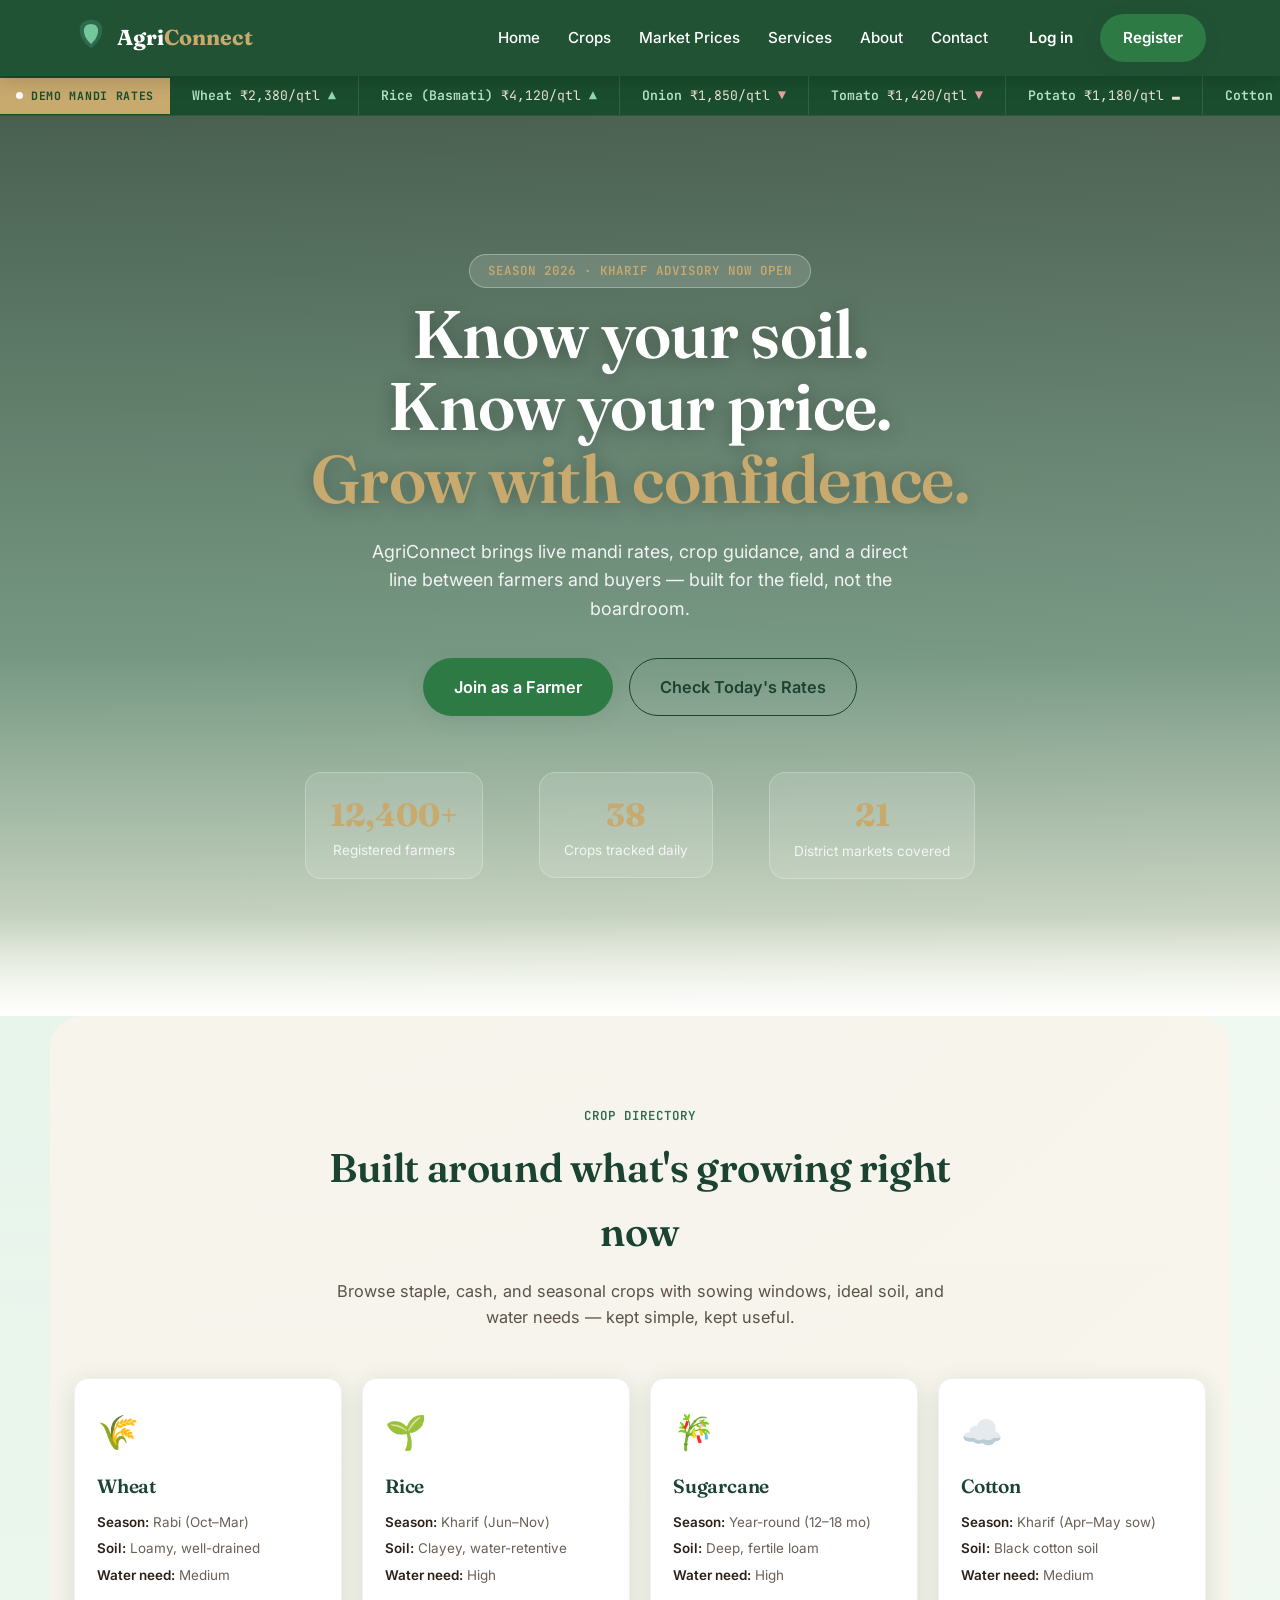
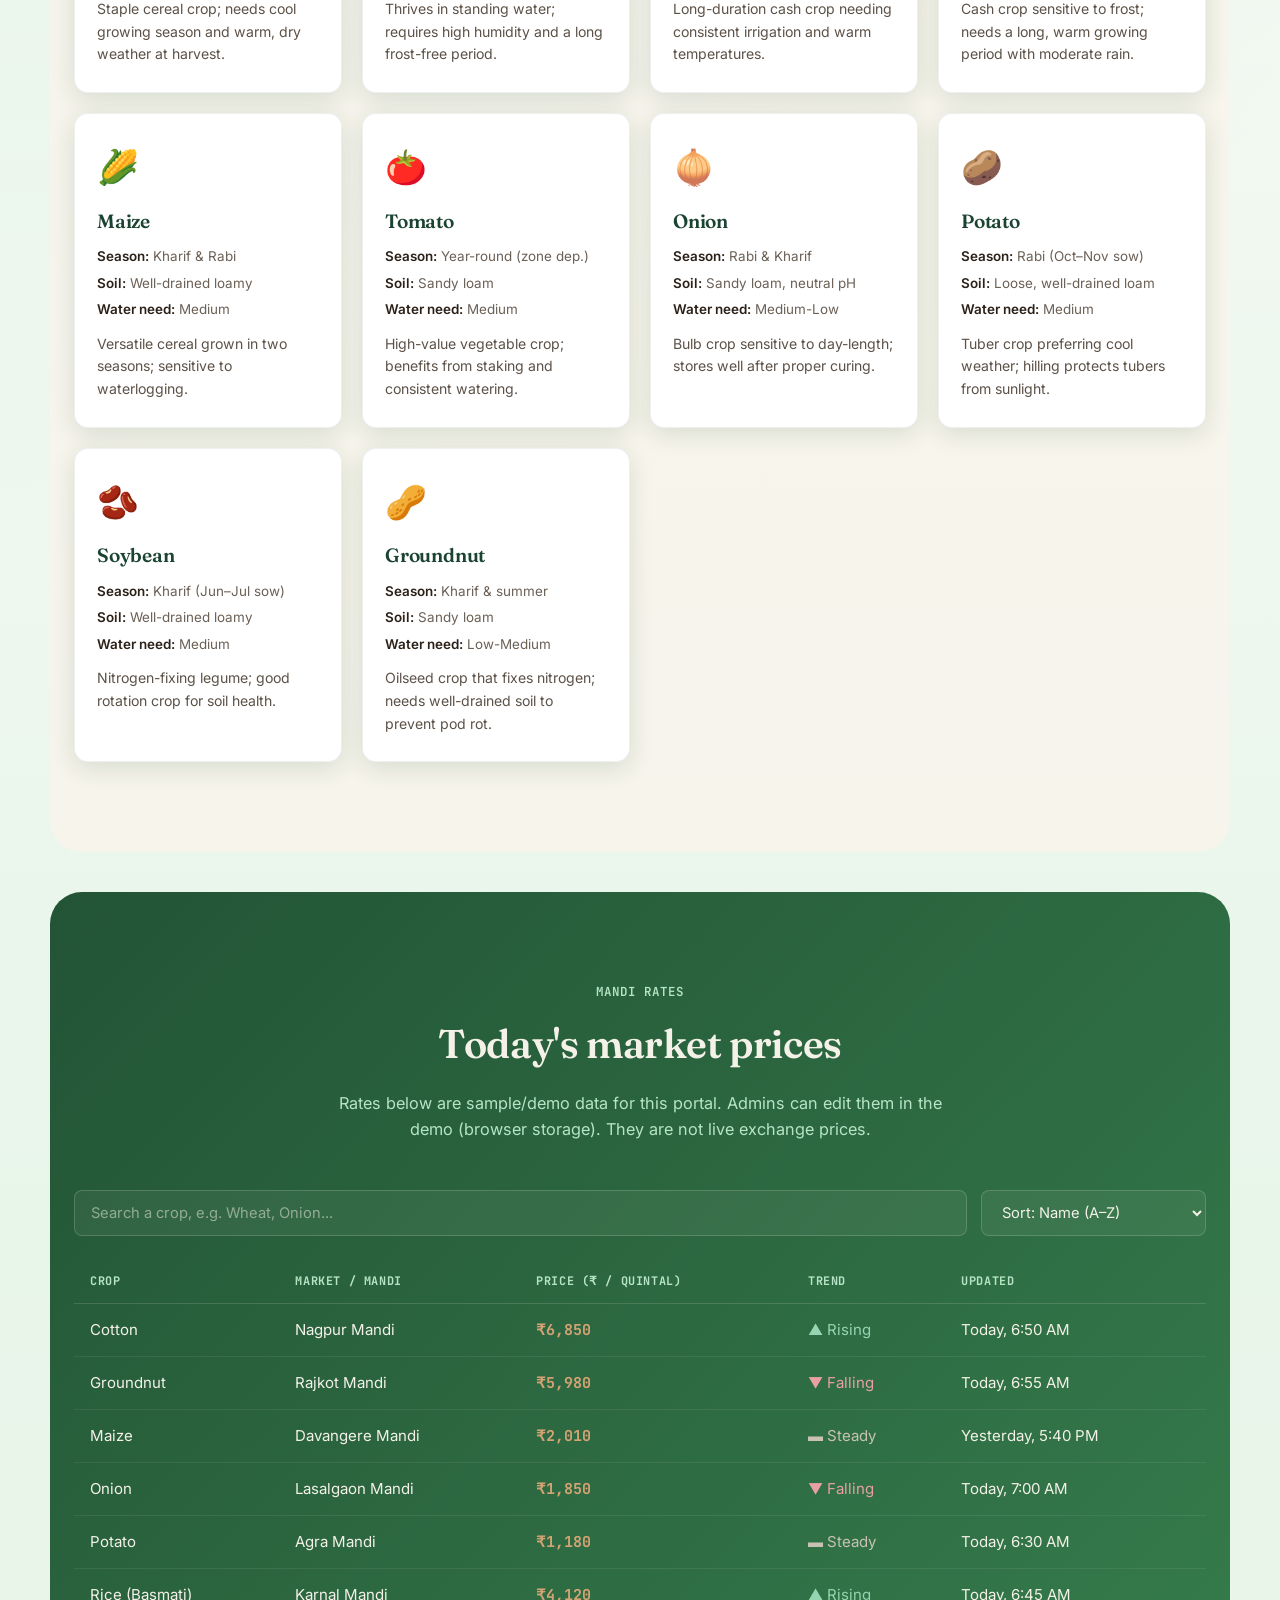
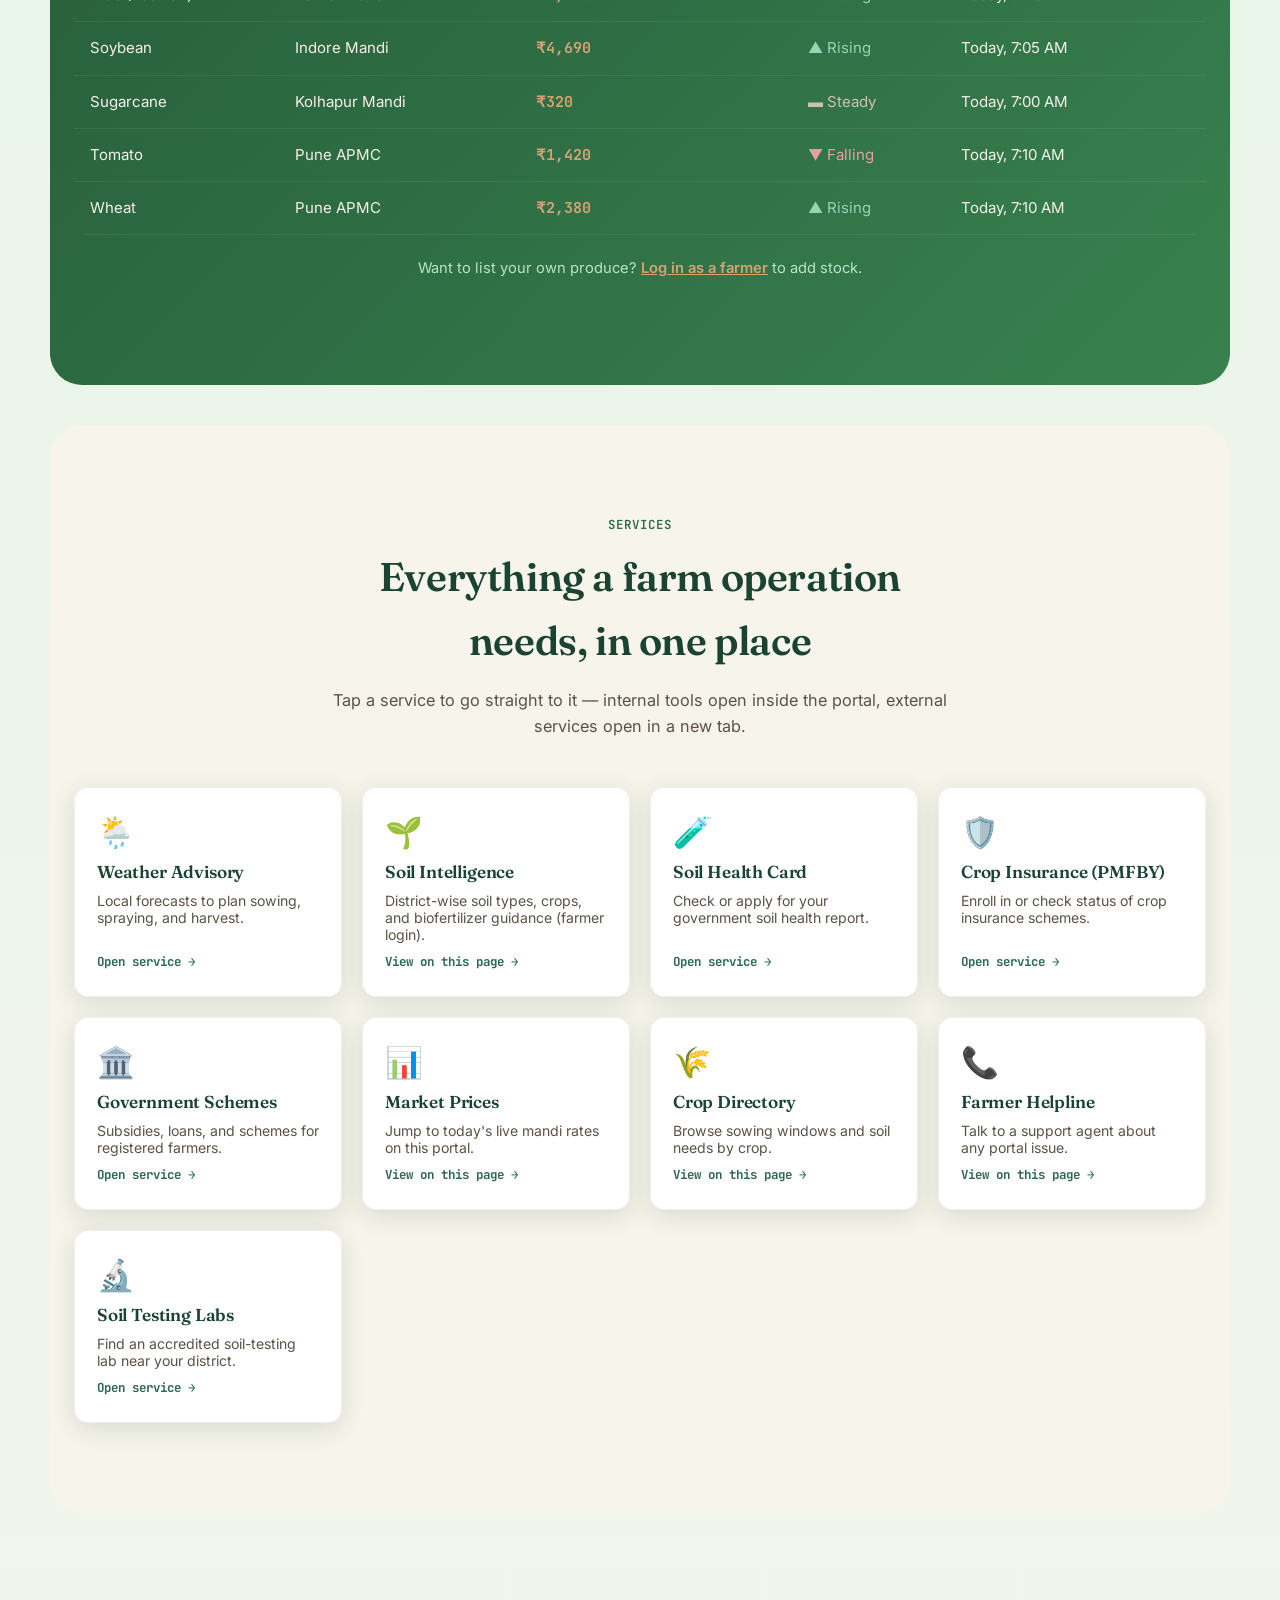
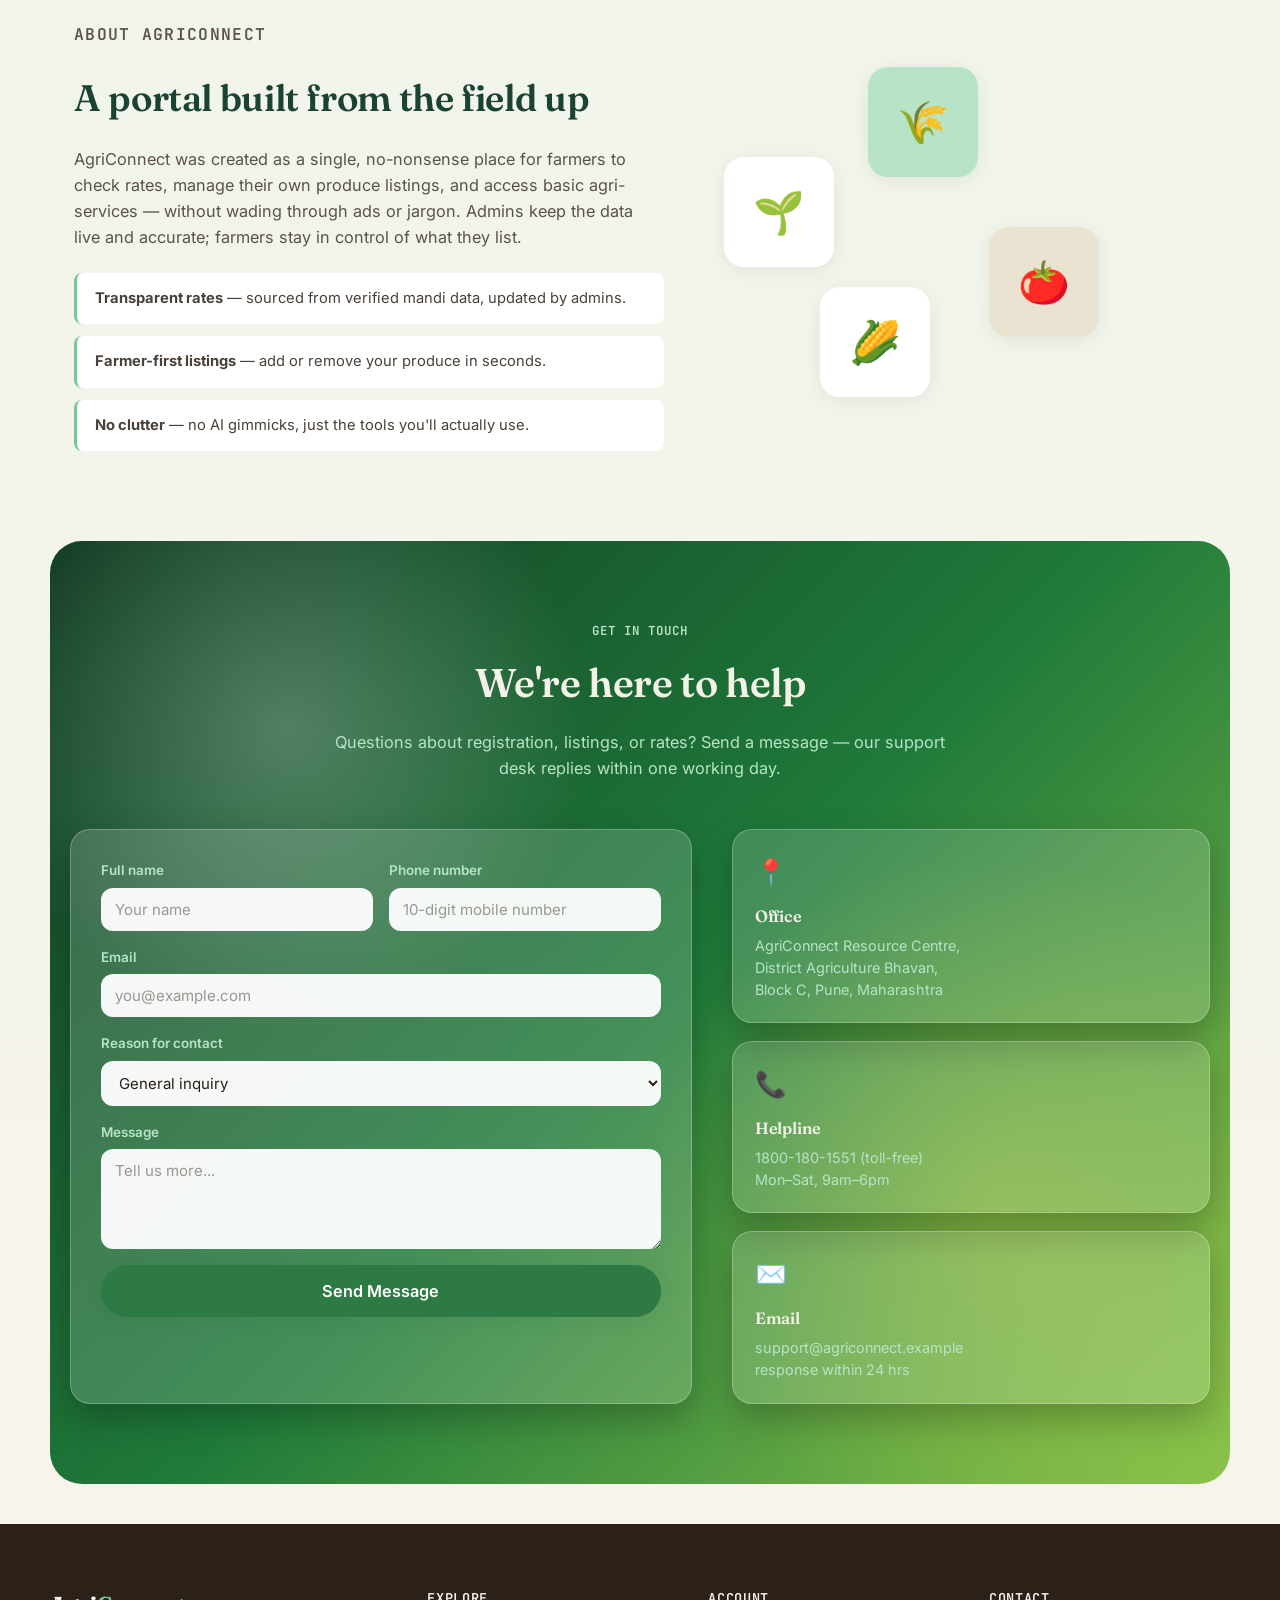
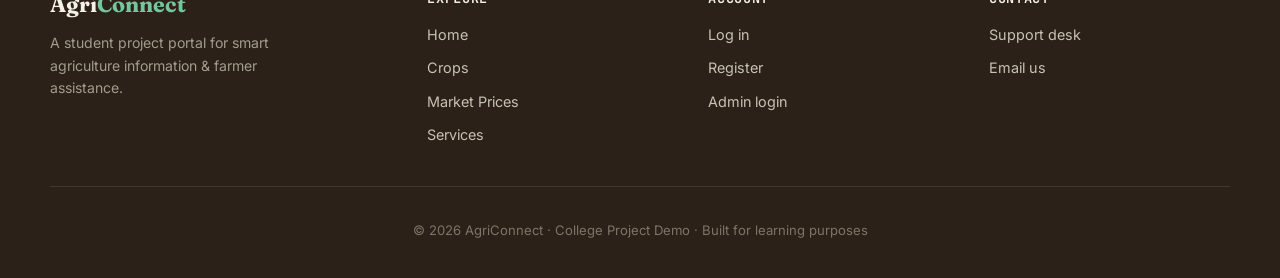
<file: index.html>
<!DOCTYPE html>
<html lang="en">
<head>
<meta charset="UTF-8">
<meta name="viewport" content="width=device-width, initial-scale=1.0, viewport-fit=cover">
<meta name="theme-color" content="#1B4332">
<link rel="manifest" href="manifest.json">
<link rel="icon" href="assets/icons/icon-192.png" type="image/png">
<title>AgriConnect — Smart Agriculture Portal</title>
<link rel="preconnect" href="https://fonts.googleapis.com">
<link href="https://fonts.googleapis.com/css2?family=Fraunces:opsz,wght@9..144,300..900&family=Inter:wght@400;500;600;700&family=JetBrains+Mono:wght@500;700&display=swap" rel="stylesheet">
<link rel="stylesheet" href="style.css">
<link rel="stylesheet" href="agri-portal-background.css">
</head>
<body>

<!-- ============ NAV ============ -->
<header class="site-header" id="top">
  <div class="nav-wrap">
    <a href="index.html" class="brand">
      <span class="brand-mark" aria-hidden="true">
        <svg viewBox="0 0 48 48" width="34" height="34"><path d="M24 44C24 44 8 34 8 18C8 10 14 4 24 4C34 4 40 10 40 18C40 34 24 44 24 44Z" fill="#2D6A4F"/><path d="M24 38C24 38 14 30 14 19C14 14 18 10 24 10C30 10 34 14 34 19C34 30 24 38 24 38Z" fill="#74C69D"/></svg>
      </span>
      <span class="brand-text">Agri<em>Connect</em></span>
    </a>

    <nav class="main-nav" id="mainNav">
      <a href="#home">Home</a>
      <a href="#crops">Crops</a>
      <a href="#market">Market Prices</a>
      <a href="#services">Services</a>
      <a href="#about">About</a>
      <a href="#contact">Contact</a>
    </nav>

    <div class="nav-actions">
      <a href="login.html" class="btn btn-ghost">Log in</a>
      <a href="register.html" class="btn btn-primary">Register</a>
    </div>

    <button class="nav-toggle" id="navToggle" aria-label="Toggle menu" aria-expanded="false">
      <span></span><span></span><span></span>
    </button>
  </div>
</header>

<!-- ============ TICKER ============ -->
<div class="ticker" aria-label="Live market price ticker">
  <div class="ticker-label">
    <span class="dot"></span> DEMO MANDI RATES
  </div>
  <div class="ticker-track-wrap">
    <div class="ticker-track" id="tickerTrack">
      <!-- duplicated in JS for seamless loop -->
    </div>
  </div>
</div>

<!-- ============ HERO ============ -->
<section class="hero" id="home">
  <div class="hero-field" aria-hidden="true">
    <svg viewBox="0 0 1200 300" preserveAspectRatio="none" class="furrows">
      <path d="M0,300 Q300,200 600,260 T1200,220 L1200,300 Z" fill="#163b2c"/>
      <path d="M0,300 Q300,230 600,280 T1200,250 L1200,300 Z" fill="#1b4332"/>
      <path d="M0,300 Q300,260 600,295 T1200,275 L1200,300 Z" fill="#214a3c"/>
    </svg>
  </div>

  <div class="hero-inner">
    <p class="eyebrow">Season 2026 · Kharif advisory now open</p>
    <h1 class="hero-title">Know your soil.<br>Know your price.<br><span class="accent-underline">Grow with confidence.</span></h1>
    <p class="hero-sub">AgriConnect brings live mandi rates, crop guidance, and a direct line between farmers and buyers — built for the field, not the boardroom.</p>

    <div class="hero-ctas">
      <a href="register.html" class="btn btn-primary btn-lg">Join as a Farmer</a>
      <a href="#market" class="btn btn-outline btn-lg">Check Today's Rates</a>
    </div>

    <div class="hero-stats">
      <div class="stat">
        <span class="stat-num">12,400+</span>
        <span class="stat-label">Registered farmers</span>
      </div>
      <div class="stat">
        <span class="stat-num">38</span>
        <span class="stat-label">Crops tracked daily</span>
      </div>
      <div class="stat">
        <span class="stat-num">21</span>
        <span class="stat-label">District markets covered</span>
      </div>
    </div>
  </div>
</section>

<!-- ============ CROPS ============ -->
<section class="section crops" id="crops">
  <div class="section-head">
    <p class="eyebrow">Crop Directory</p>
    <h2>Built around what's growing right now</h2>
    <p class="section-sub">Browse staple, cash, and seasonal crops with sowing windows, ideal soil, and water needs — kept simple, kept useful.</p>
  </div>

  <div class="crop-grid" id="cropGrid">
    <!-- cards injected by JS from data, with a few rendered here for no-JS fallback -->
  </div>
</section>

<!-- ============ MARKET PRICES ============ -->
<section class="section market" id="market">
  <div class="section-head light">
    <p class="eyebrow">Mandi Rates</p>
    <h2>Today's market prices</h2>
    <p class="section-sub">Rates below are sample/demo data for this portal. Admins can edit them in the demo (browser storage). They are not live exchange prices.</p>
  </div>

  <div class="market-toolbar">
    <input type="text" id="marketSearch" placeholder="Search a crop, e.g. Wheat, Onion..." class="search-input">
    <select id="marketSort" class="sort-select">
      <option value="name">Sort: Name (A–Z)</option>
      <option value="high">Sort: Price (High to Low)</option>
      <option value="low">Sort: Price (Low to High)</option>
    </select>
  </div>

  <div class="table-wrap">
    <table class="market-table" id="marketTable">
      <thead>
        <tr>
          <th>Crop</th>
          <th>Market / Mandi</th>
          <th>Price (₹ / Quintal)</th>
          <th>Trend</th>
          <th>Updated</th>
        </tr>
      </thead>
      <tbody id="marketBody">
        <!-- rows injected by JS -->
      </tbody>
    </table>
  </div>
  <p class="market-note">Want to list your own produce? <a href="login.html?role=farmer">Log in as a farmer</a> to add stock.</p>
</section>

<!-- ============ SERVICES ============ -->
<section class="section services" id="services">
  <div class="section-head">
    <p class="eyebrow">Services</p>
    <h2>Everything a farm operation needs, in one place</h2>
    <p class="section-sub">Tap a service to go straight to it — internal tools open inside the portal, external services open in a new tab.</p>
  </div>

  <div class="service-grid" id="serviceGrid">
    <!-- injected by JS -->
  </div>
</section>

<!-- ============ ABOUT ============ -->
<section class="section about" id="about">
  <div class="about-grid">
    <div class="about-copy">
      <p class="eyebrow">About AgriConnect</p>
      <h2>A portal built from the field up</h2>
      <p>AgriConnect was created as a single, no-nonsense place for farmers to check rates, manage their own produce listings, and access basic agri-services — without wading through ads or jargon. Admins keep the data live and accurate; farmers stay in control of what they list.</p>
      <ul class="about-points">
        <li><strong>Transparent rates</strong> — sourced from verified mandi data, updated by admins.</li>
        <li><strong>Farmer-first listings</strong> — add or remove your produce in seconds.</li>
        <li><strong>No clutter</strong> — no AI gimmicks, just the tools you'll actually use.</li>
      </ul>
    </div>
    <div class="about-visual" aria-hidden="true">
      <div class="leaf-card card-1">🌾</div>
      <div class="leaf-card card-2">🌱</div>
      <div class="leaf-card card-3">🍅</div>
      <div class="leaf-card card-4">🌽</div>
    </div>
  </div>
</section>

<!-- ============ CONTACT ============ -->
<section class="section contact" id="contact">
  <div class="section-head light">
    <p class="eyebrow">Get in touch</p>
    <h2>We're here to help</h2>
    <p class="section-sub">Questions about registration, listings, or rates? Send a message — our support desk replies within one working day.</p>
  </div>

  <div class="contact-grid">
    <form class="contact-form" id="contactForm">
      <div class="form-row">
        <div class="field">
          <label for="cname">Full name</label>
          <input type="text" id="cname" name="name" required placeholder="Your name">
        </div>
        <div class="field">
          <label for="cphone">Phone number</label>
          <input type="tel" id="cphone" name="phone" required placeholder="10-digit mobile number">
        </div>
      </div>
      <div class="field">
        <label for="cemail">Email</label>
        <input type="email" id="cemail" name="email" required placeholder="you@example.com">
      </div>
      <div class="field">
        <label for="ctopic">Reason for contact</label>
        <select id="ctopic" name="topic">
          <option>General inquiry</option>
          <option>Help with registration</option>
          <option>Market price correction</option>
          <option>Report an issue</option>
        </select>
      </div>
      <div class="field">
        <label for="cmsg">Message</label>
        <textarea id="cmsg" name="message" rows="4" required placeholder="Tell us more..."></textarea>
      </div>
      <button type="submit" class="btn btn-primary btn-lg full-width">Send Message</button>
      <p class="form-success" id="formSuccess" hidden>✓ Thanks — your message has been noted. We'll reach out shortly.</p>
    </form>

    <div class="contact-info">
      <div class="info-card">
        <span class="info-icon">📍</span>
        <h3>Office</h3>
        <p>AgriConnect Resource Centre,<br>District Agriculture Bhavan,<br>Block C, Pune, Maharashtra</p>
      </div>
      <div class="info-card">
        <span class="info-icon">📞</span>
        <h3>Helpline</h3>
        <p>1800-180-1551 (toll-free)<br>Mon–Sat, 9am–6pm</p>
      </div>
      <div class="info-card">
        <span class="info-icon">✉️</span>
        <h3>Email</h3>
        <p>support@agriconnect.example<br>response within 24 hrs</p>
      </div>
    </div>
  </div>
</section>

<!-- ============ FOOTER ============ -->
<footer class="site-footer">
  <div class="footer-grid">
    <div class="footer-brand">
      <span class="brand-text light">Agri<em>Connect</em></span>
      <p>A student project portal for smart agriculture information &amp; farmer assistance.</p>
    </div>
    <div class="footer-col">
      <h4>Explore</h4>
      <a href="#home">Home</a>
      <a href="#crops">Crops</a>
      <a href="#market">Market Prices</a>
      <a href="#services">Services</a>
    </div>
    <div class="footer-col">
      <h4>Account</h4>
      <a href="login.html">Log in</a>
      <a href="register.html">Register</a>
      <a href="login.html?role=admin">Admin login</a>
    </div>
    <div class="footer-col">
      <h4>Contact</h4>
      <a href="#contact">Support desk</a>
      <a href="mailto:support@agriconnect.example">Email us</a>
    </div>
  </div>
  <div class="footer-bottom">
    <p>© 2026 AgriConnect · College Project Demo · Built for learning purposes</p>
  </div>
</footer>

<button class="scroll-top" id="scrollTop" aria-label="Scroll to top">↑</button>

<script src="data.js"></script>
<script src="main.js"></script>
<script>
  if ("serviceWorker" in navigator) {
    window.addEventListener("load", () => {
      navigator.serviceWorker.register("sw.js").catch(() => {});
    });
  }
</script>
</body>
</html>
</file>
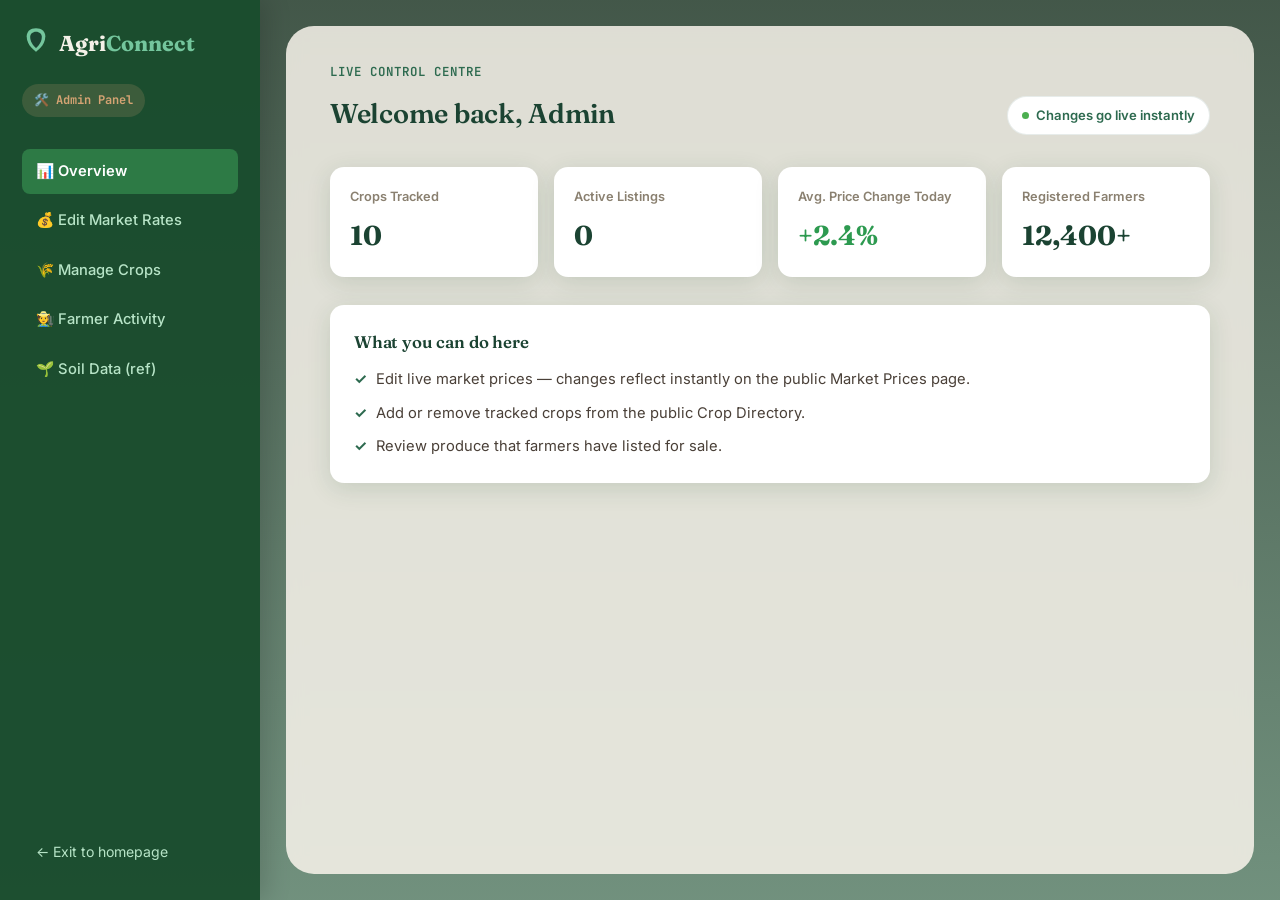
<file: admin-dashboard.html>
<!DOCTYPE html>
<html lang="en">
<head>
<meta charset="UTF-8">
<meta name="viewport" content="width=device-width, initial-scale=1.0, viewport-fit=cover">
<meta name="theme-color" content="#1B4332">
<link rel="manifest" href="manifest.json">
<link rel="icon" href="assets/icons/icon-192.png" type="image/png">
<title>Admin Dashboard — AgriConnect</title>
<link rel="preconnect" href="https://fonts.googleapis.com">
<link href="https://fonts.googleapis.com/css2?family=Fraunces:opsz,wght@9..144,300..900&family=Inter:wght@400;500;600;700&family=JetBrains+Mono:wght@500;700&display=swap" rel="stylesheet">
<link rel="stylesheet" href="style.css">
<link rel="stylesheet" href="dashboard.css">
<link rel="stylesheet" href="agri-portal-background.css">
</head>
<body class="dash-body">

<div class="dash-shell">
  <!-- ===== SIDEBAR ===== -->
  <aside class="dash-sidebar" id="dashSidebar">
    <div class="sidebar-top">
      <a href="index.html" class="brand">
        <span class="brand-mark" aria-hidden="true">
          <svg viewBox="0 0 48 48" width="28" height="28"><path d="M24 44C24 44 8 34 8 18C8 10 14 4 24 4C34 4 40 10 40 18C40 34 24 44 24 44Z" fill="#74C69D"/><path d="M24 38C24 38 14 30 14 19C14 14 18 10 24 10C30 10 34 14 34 19C34 30 24 38 24 38Z" fill="#1B4332"/></svg>
        </span>
        <span class="brand-text light">Agri<em>Connect</em></span>
      </a>
      <button type="button" class="dash-menu-toggle" id="dashMenuToggle" aria-label="Toggle menu" aria-expanded="false">
        <span></span><span></span><span></span>
      </button>
    </div>

    <span class="dash-role-badge admin">🛠️ Admin Panel</span>

    <nav class="dash-nav">
      <a href="#overview" class="active" data-target="overview">📊 Overview</a>
      <a href="#rates" data-target="rates">💰 Edit Market Rates</a>
      <a href="#crops" data-target="crops">🌾 Manage Crops</a>
      <a href="#farmers" data-target="farmers">🧑‍🌾 Farmer Activity</a>
      <a href="#soilref" data-target="soilref">🌱 Soil Data (ref)</a>
    </nav>

    <a href="index.html" class="dash-logout">← Exit to homepage</a>
  </aside>

  <!-- ===== MAIN ===== -->
  <main class="dash-main">
    <header class="dash-topbar">
      <div>
        <p class="eyebrow">Live Control Centre</p>
        <h1>Welcome back, <span id="adminName">Admin</span></h1>
      </div>
      <div class="topbar-right">
        <span class="live-pill"><span class="dot"></span> Changes go live instantly</span>
      </div>
    </header>

    <!-- OVERVIEW -->
    <section class="dash-panel active" id="overview">
      <div class="kpi-grid">
        <div class="kpi-card">
          <span class="kpi-label">Crops Tracked</span>
          <span class="kpi-value" id="kpiCrops">10</span>
        </div>
        <div class="kpi-card">
          <span class="kpi-label">Active Listings</span>
          <span class="kpi-value" id="kpiListings">0</span>
        </div>
        <div class="kpi-card">
          <span class="kpi-label">Avg. Price Change Today</span>
          <span class="kpi-value up">+2.4%</span>
        </div>
        <div class="kpi-card">
          <span class="kpi-label">Registered Farmers</span>
          <span class="kpi-value">12,400+</span>
        </div>
      </div>
      <div class="panel-card">
        <h3>What you can do here</h3>
        <ul class="checklist">
          <li>Edit live market prices — changes reflect instantly on the public Market Prices page.</li>
          <li>Add or remove tracked crops from the public Crop Directory.</li>
          <li>Review produce that farmers have listed for sale.</li>
        </ul>
      </div>
    </section>

    <!-- EDIT RATES -->
    <section class="dash-panel" id="rates">
      <div class="panel-head">
        <h2>Edit Market Rates</h2>
        <button class="btn btn-primary" id="addRateBtn">+ Add New Rate Entry</button>
      </div>
      <p class="panel-sub">Update price, trend, or market name below. Click <strong>Save Changes</strong> to publish live to the public Market Prices page.</p>

      <div class="table-wrap light-table">
        <table class="market-table admin-table">
          <thead>
            <tr><th>Crop</th><th>Market</th><th>Price (₹/Qtl)</th><th>Trend</th><th>Updated</th><th></th></tr>
          </thead>
          <tbody id="adminRatesBody"></tbody>
        </table>
      </div>
      <div class="panel-actions">
        <button class="btn btn-primary btn-lg" id="saveRatesBtn">Save Changes (Publish Live)</button>
        <button class="btn btn-outline" id="resetRatesBtn">Reset to Defaults</button>
        <span class="save-confirm" id="saveConfirm" hidden>✓ Published — visible on the public Market Prices page now.</span>
      </div>
    </section>

    <!-- MANAGE CROPS -->
    <section class="dash-panel" id="crops">
      <div class="panel-head">
        <h2>Manage Crop Directory</h2>
      </div>
      <p class="panel-sub">This is the list shown publicly on the Crops section of the homepage.</p>
      <div class="admin-crop-list" id="adminCropList"></div>
    </section>

    <!-- FARMER ACTIVITY -->
    <section class="dash-panel" id="farmers">
      <div class="panel-head"><h2>Farmer-Listed Produce</h2></div>
      <p class="panel-sub">Produce that farmers have added from their own dashboard appears here for review.</p>
      <div class="table-wrap light-table">
        <table class="market-table admin-table">
          <thead><tr><th>Farmer</th><th>Produce</th><th>Quantity</th><th>Asking Price</th><th>Listed</th></tr></thead>
          <tbody id="farmerListingsBody"></tbody>
        </table>
      </div>
    </section>
  
    <!-- SOIL REFERENCE (read-only for this static version) -->
    <section class="dash-panel" id="soilref">
      <div class="panel-head"><h2>🌱 Soil Data Reference</h2></div>
      <p class="panel-sub">Read-only reference of district soil coverage used by Soil Intelligence. Editing cloud soil data requires a future backend. This static demo uses local JavaScript data.</p>
      <div class="notice-banner">Local reference only — not synced to a central database.</div>
      <div class="panel-card" id="adminSoilRef">
        <p class="empty-state">Loading soil reference…</p>
      </div>
    </section>

  </main>
</div>

<script src="data.js"></script>
<script src="soil-data.js"></script>
<script src="dashboard-admin.js"></script>
<script>
  if ("serviceWorker" in navigator) {
    window.addEventListener("load", () => {
      navigator.serviceWorker.register("sw.js").catch(() => {});
    });
  }
</script>
</body>
</html>
</file>
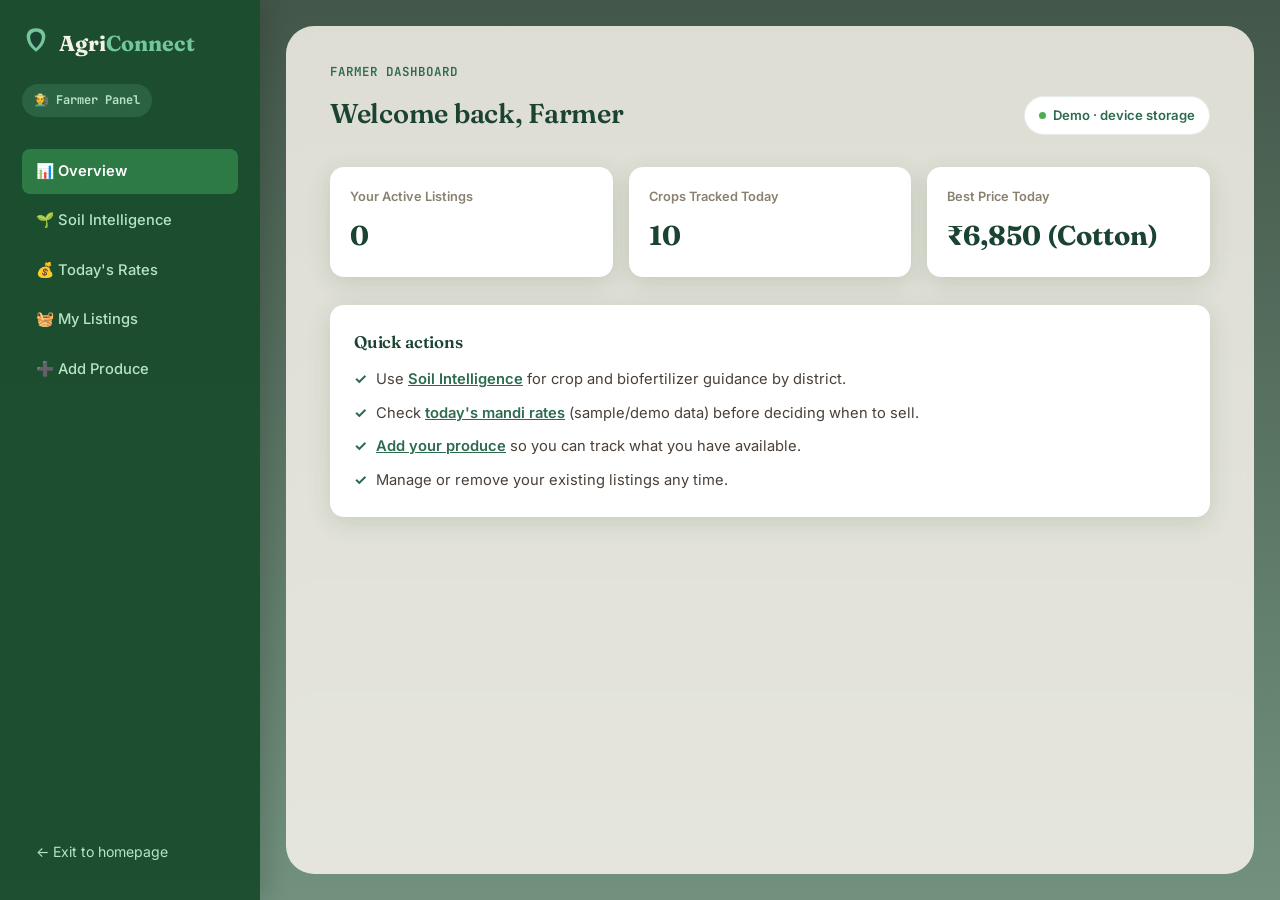
<file: farmer-dashboard.html>
<!DOCTYPE html>
<html lang="en">
<head>
<meta charset="UTF-8">
<meta name="viewport" content="width=device-width, initial-scale=1.0, viewport-fit=cover">
<meta name="theme-color" content="#1B4332">
<meta name="description" content="Farmer Dashboard — AgriConnect Soil Intelligence, rates, and produce listings.">
<title>Farmer Dashboard — AgriConnect</title>
<link rel="preconnect" href="https://fonts.googleapis.com">
<link href="https://fonts.googleapis.com/css2?family=Fraunces:opsz,wght@9..144,300..900&family=Inter:wght@400;500;600;700&family=JetBrains+Mono:wght@500;700&display=swap" rel="stylesheet">
<link rel="stylesheet" href="style.css">
<link rel="stylesheet" href="dashboard.css">
<link rel="stylesheet" href="agri-portal-background.css">
<link rel="manifest" href="manifest.json">
<link rel="icon" href="assets/icons/icon-192.png" type="image/png">
</head>
<body class="dash-body">

<div class="dash-shell">
  <aside class="dash-sidebar" id="dashSidebar">
    <div class="sidebar-top">
      <a href="index.html" class="brand">
        <span class="brand-mark" aria-hidden="true">
          <svg viewBox="0 0 48 48" width="28" height="28"><path d="M24 44C24 44 8 34 8 18C8 10 14 4 24 4C34 4 40 10 40 18C40 34 24 44 24 44Z" fill="#74C69D"/><path d="M24 38C24 38 14 30 14 19C14 14 18 10 24 10C30 10 34 14 34 19C34 30 24 38 24 38Z" fill="#1B4332"/></svg>
        </span>
        <span class="brand-text light">Agri<em>Connect</em></span>
      </a>
      <button type="button" class="dash-menu-toggle" id="dashMenuToggle" aria-label="Toggle menu" aria-expanded="false">
        <span></span><span></span><span></span>
      </button>
    </div>

    <span class="dash-role-badge farmer">🧑‍🌾 Farmer Panel</span>

    <nav class="dash-nav" id="dashNav">
      <a href="#overview" class="active" data-target="overview">📊 Overview</a>
      <a href="#soil" data-target="soil">🌱 Soil Intelligence</a>
      <a href="#rates" data-target="rates">💰 Today's Rates</a>
      <a href="#mylistings" data-target="mylistings">🧺 My Listings</a>
      <a href="#addproduce" data-target="addproduce">➕ Add Produce</a>
    </nav>

    <a href="index.html" class="dash-logout">← Exit to homepage</a>
  </aside>

  <main class="dash-main">
    <header class="dash-topbar">
      <div>
        <p class="eyebrow">Farmer Dashboard</p>
        <h1>Welcome back, <span id="farmerName">Farmer</span></h1>
      </div>
      <div class="topbar-right">
        <span class="live-pill"><span class="dot"></span> Demo · device storage</span>
      </div>
    </header>

    <section class="dash-panel active" id="overview">
      <div class="kpi-grid">
        <div class="kpi-card">
          <span class="kpi-label">Your Active Listings</span>
          <span class="kpi-value" id="kpiMyListings">0</span>
        </div>
        <div class="kpi-card">
          <span class="kpi-label">Crops Tracked Today</span>
          <span class="kpi-value">10</span>
        </div>
        <div class="kpi-card">
          <span class="kpi-label">Best Price Today</span>
          <span class="kpi-value" id="kpiBestPrice">—</span>
        </div>
      </div>
      <div class="panel-card">
        <h3>Quick actions</h3>
        <ul class="checklist">
          <li>Use <a href="#soil" class="inline-link" data-target="soil">Soil Intelligence</a> for crop and biofertilizer guidance by district.</li>
          <li>Check <a href="#rates" class="inline-link" data-target="rates">today's mandi rates</a> (sample/demo data) before deciding when to sell.</li>
          <li><a href="#addproduce" class="inline-link" data-target="addproduce">Add your produce</a> so you can track what you have available.</li>
          <li>Manage or remove your existing listings any time.</li>
        </ul>
      </div>
    </section>

    <section class="dash-panel" id="soil">
      <div class="panel-head"><h2>🌱 Soil Intelligence</h2></div>
      <p class="panel-sub">Select your district or area, then a soil type, to see general crop and biofertilizer recommendations.</p>

      <div class="panel-card soil-form-card">
        <div class="form-row soil-form-row">
          <div class="field">
            <label for="soilDistrict">1. District / Area</label>
            <select id="soilDistrict" class="soil-select">
              <option value="">— Select District / Area —</option>
            </select>
          </div>
          <div class="field">
            <label for="soilType">2. Soil type</label>
            <select id="soilType" class="soil-select" disabled>
              <option value="">— Select Soil Type —</option>
            </select>
          </div>
        </div>
        <p id="soilStatus" class="soil-status" role="status">Select a district or area to continue.</p>
        <button type="button" class="btn btn-primary" id="soilGetBtn">Get Recommendation</button>
      </div>

      <div id="soilResult" class="soil-result" hidden aria-live="polite"></div>
    </section>

    <section class="dash-panel" id="rates">
      <div class="panel-head"><h2>Today's Market Rates</h2></div>
      <p class="panel-sub">Sample / demo rates for this portal. They may be edited by admins in the demo (stored in this browser). Not live exchange prices.</p>
      <div class="notice-banner">Demo data — not real-time market prices.</div>
      <div class="table-wrap light-table">
        <table class="market-table admin-table">
          <thead><tr><th>Crop</th><th>Market</th><th>Price (₹/Qtl)</th><th>Trend</th><th>Updated</th></tr></thead>
          <tbody id="farmerRatesBody"></tbody>
        </table>
      </div>
    </section>

    <section class="dash-panel" id="mylistings">
      <div class="panel-head">
        <h2>My Listings</h2>
        <button class="btn btn-primary" data-target="addproduce" id="goAddProduce">+ Add Produce</button>
      </div>
      <p class="panel-sub">Produce you've listed. Edit or remove as needed.</p>
      <div class="notice-banner">Your listings are stored on this device/browser in the current version.</div>
      <div class="listing-grid" id="myListingsGrid">
        <p class="empty-state" id="emptyListings">You haven't added any produce yet. Use <strong>Add Produce</strong> to list your first item.</p>
      </div>
    </section>

    <section class="dash-panel" id="addproduce">
      <div class="panel-head"><h2 id="addProduceTitle">Add Fruits &amp; Vegetables</h2></div>
      <p class="panel-sub" id="addProduceSub">List what you have ready to sell. It'll appear in "My Listings" immediately on this device.</p>

      <form class="panel-card add-form" id="addProduceForm">
        <input type="hidden" id="produceEditId" value="">
        <div class="form-row">
          <div class="field">
            <label for="produceName">Crop / Produce name</label>
            <select id="produceName" required>
              <option value="">Select produce</option>
              <option>Wheat</option><option>Rice</option><option>Paddy</option>
              <option>Sugarcane</option>
              <option>Cotton</option><option>Maize</option><option>Tomato</option>
              <option>Onion</option><option>Potato</option><option>Soybean</option>
              <option>Groundnut</option><option>Chillies</option><option>Pulses</option>
              <option>Mango</option><option>Banana</option><option>Spinach</option>
              <option>Cabbage</option><option>Other</option>
            </select>
          </div>
          <div class="field">
            <label for="produceQty">Quantity</label>
            <input type="number" id="produceQty" min="0.1" step="0.1" required placeholder="e.g. 12">
          </div>
        </div>
        <div class="form-row">
          <div class="field">
            <label for="produceUnit">Unit</label>
            <select id="produceUnit">
              <option value="quintals">quintals</option>
              <option value="kg">kg</option>
              <option value="tonnes">tonnes</option>
              <option value="bags">bags</option>
            </select>
          </div>
          <div class="field">
            <label for="producePrice">Asking price (₹ per unit)</label>
            <input type="number" id="producePrice" min="1" required placeholder="e.g. 1800">
          </div>
        </div>
        <div class="form-row">
          <div class="field">
            <label for="produceLocation">Pickup location</label>
            <input type="text" id="produceLocation" required placeholder="Village / Town / District">
          </div>
          <div class="field">
            <label for="produceDate">Date</label>
            <input type="date" id="produceDate">
          </div>
        </div>
        <div class="field">
          <label for="produceNotes">Notes / description (optional)</label>
          <textarea id="produceNotes" rows="3" placeholder="Quality grade, harvest date, anything buyers should know..."></textarea>
        </div>
        <div class="panel-actions">
          <button type="submit" class="btn btn-primary btn-lg" id="produceSubmitBtn">Add to My Listings</button>
          <button type="button" class="btn btn-ghost" id="produceCancelEdit" hidden>Cancel edit</button>
          <span class="save-confirm" id="addConfirm" hidden>✓ Saved to your listings.</span>
        </div>
      </form>
    </section>
  </main>
</div>

<script src="data.js"></script>
<script src="soil-data.js"></script>
<script src="soil-intelligence.js"></script>
<script src="dashboard-farmer.js"></script>
<script>
  if ("serviceWorker" in navigator) {
    window.addEventListener("load", () => {
      navigator.serviceWorker.register("sw.js").catch(() => {});
    });
  }
</script>
</body>
</html>
</file>
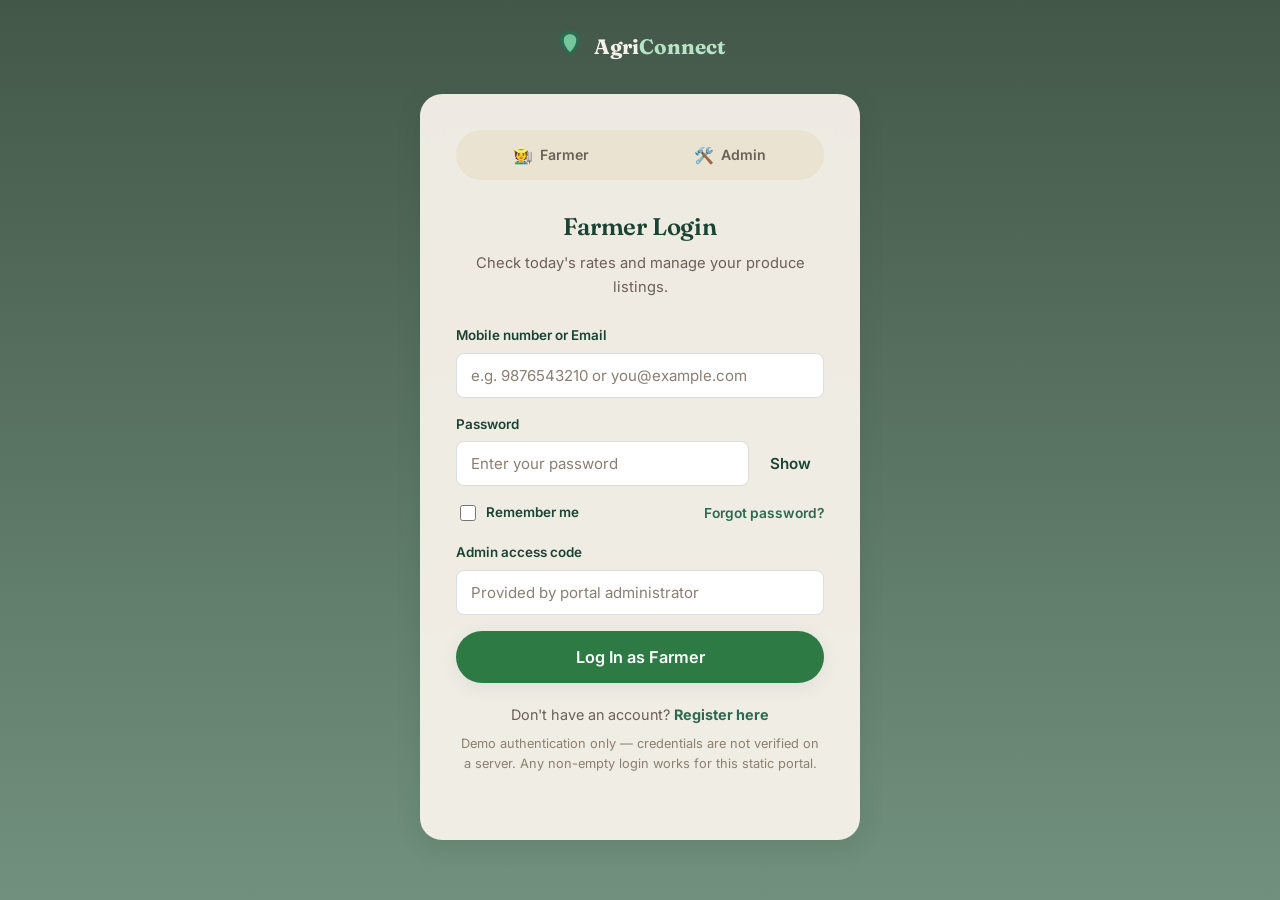
<file: login.html>
<!DOCTYPE html>
<html lang="en">
<head>
<meta charset="UTF-8">
<meta name="viewport" content="width=device-width, initial-scale=1.0, viewport-fit=cover">
<meta name="theme-color" content="#1B4332">
<link rel="manifest" href="manifest.json">
<link rel="icon" href="assets/icons/icon-192.png" type="image/png">
<title>Log In — AgriConnect</title>
<link rel="preconnect" href="https://fonts.googleapis.com">
<link href="https://fonts.googleapis.com/css2?family=Fraunces:opsz,wght@9..144,300..900&family=Inter:wght@400;500;600;700&family=JetBrains+Mono:wght@500;700&display=swap" rel="stylesheet">
<link rel="stylesheet" href="style.css">
<link rel="stylesheet" href="auth.css">
<link rel="stylesheet" href="agri-portal-background.css">
</head>
<body class="auth-body">

<a href="index.html" class="auth-brand">
  <span class="brand-mark" aria-hidden="true">
    <svg viewBox="0 0 48 48" width="30" height="30"><path d="M24 44C24 44 8 34 8 18C8 10 14 4 24 4C34 4 40 10 40 18C40 34 24 44 24 44Z" fill="#2D6A4F"/><path d="M24 38C24 38 14 30 14 19C14 14 18 10 24 10C30 10 34 14 34 19C34 30 24 38 24 38Z" fill="#74C69D"/></svg>
  </span>
  <span class="brand-text">Agri<em>Connect</em></span>
</a>

<main class="auth-wrap">
  <div class="auth-card">
    <div class="role-tabs" role="tablist" aria-label="Choose login type">
      <button class="role-tab" id="tabFarmer" type="button" role="tab" aria-selected="true">
        <span class="role-icon">🧑‍🌾</span> Farmer
      </button>
      <button class="role-tab" id="tabAdmin" type="button" role="tab" aria-selected="false">
        <span class="role-icon">🛠️</span> Admin
      </button>
    </div>

    <div class="auth-head">
      <h1 id="authTitle">Farmer Login</h1>
      <p id="authSub">Check today's rates and manage your produce listings.</p>
    </div>

    <form class="auth-form" id="loginForm">
      <div class="field">
        <label for="loginId">Mobile number or Email</label>
        <input type="text" id="loginId" required placeholder="e.g. 9876543210 or you@example.com">
      </div>
      <div class="field">
        <label for="loginPass">Password</label>
        <div style="display:flex;gap:8px;align-items:center">
          <input type="password" id="loginPass" required placeholder="Enter your password" style="flex:1">
          <button type="button" class="btn btn-ghost" id="togglePass" aria-label="Show password" style="min-height:44px;padding:0 12px">Show</button>
        </div>
      </div>

      <div class="auth-row">
        <label class="checkbox"><input type="checkbox" id="rememberMe"> Remember me</label>
        <a href="#" class="auth-link">Forgot password?</a>
      </div>

      <div class="field admin-only-field" id="adminCodeField" hidden>
        <label for="adminCode">Admin access code</label>
        <input type="text" id="adminCode" placeholder="Provided by portal administrator">
      </div>

      <button type="submit" class="btn btn-primary btn-lg full-width" id="loginSubmit">Log In as Farmer</button>
      <p class="auth-error" id="loginError" hidden>Please fill in all required fields to continue.</p>
    </form>

    <p class="auth-switch">Don't have an account? <a href="register.html">Register here</a></p>
    <p class="auth-switch" style="font-size:0.8rem;color:#8a8070;margin-top:8px;">Demo authentication only — credentials are not verified on a server. Any non-empty login works for this static portal.</p>
  </div>
</main>

<script>
  // Role tab toggle: switches copy + button text + reveals admin code field.
  // This is a front-end demo only — no real authentication occurs.
  const tabFarmer = document.getElementById("tabFarmer");
  const tabAdmin = document.getElementById("tabAdmin");
  const authTitle = document.getElementById("authTitle");
  const authSub = document.getElementById("authSub");
  const loginSubmit = document.getElementById("loginSubmit");
  const adminCodeField = document.getElementById("adminCodeField");
  const loginError = document.getElementById("loginError");
  let currentRole = "farmer";

  function setRole(role) {
    currentRole = role;
    const isAdmin = role === "admin";
    tabFarmer.setAttribute("aria-selected", String(!isAdmin));
    tabAdmin.setAttribute("aria-selected", String(isAdmin));
    tabFarmer.classList.toggle("active", !isAdmin);
    tabAdmin.classList.toggle("active", isAdmin);

    authTitle.textContent = isAdmin ? "Admin Login" : "Farmer Login";
    authSub.textContent = isAdmin
      ? "Access the live dashboard to edit market rates and manage listings."
      : "Check today's rates and manage your produce listings.";
    loginSubmit.textContent = isAdmin ? "Log In as Admin" : "Log In as Farmer";
    adminCodeField.hidden = !isAdmin;
  }

  tabFarmer.addEventListener("click", () => setRole("farmer"));
  tabAdmin.addEventListener("click", () => setRole("admin"));

  document.getElementById("togglePass")?.addEventListener("click", () => {
    const inp = document.getElementById("loginPass");
    const btn = document.getElementById("togglePass");
    if (!inp) return;
    const show = inp.type === "password";
    inp.type = show ? "text" : "password";
    if (btn) btn.textContent = show ? "Hide" : "Show";
  });

  // Pre-select role from ?role=admin in the URL (used by footer/market links)
  const params = new URLSearchParams(window.location.search);
  if (params.get("role") === "admin") setRole("admin");

  document.getElementById("loginForm").addEventListener("submit", (e) => {
    e.preventDefault();
    const id = document.getElementById("loginId").value.trim();
    const pass = document.getElementById("loginPass").value.trim();
    if (!id || !pass) {
      loginError.hidden = false;
      return;
    }
    loginError.hidden = true;
    // Demo-only: no backend, so we just route to the right dashboard.
    localStorage.setItem("agri_user_name", id.split("@")[0]);
    window.location.href = currentRole === "admin" ? "admin-dashboard.html" : "farmer-dashboard.html";
  });
</script>
</body>
</html>
</file>
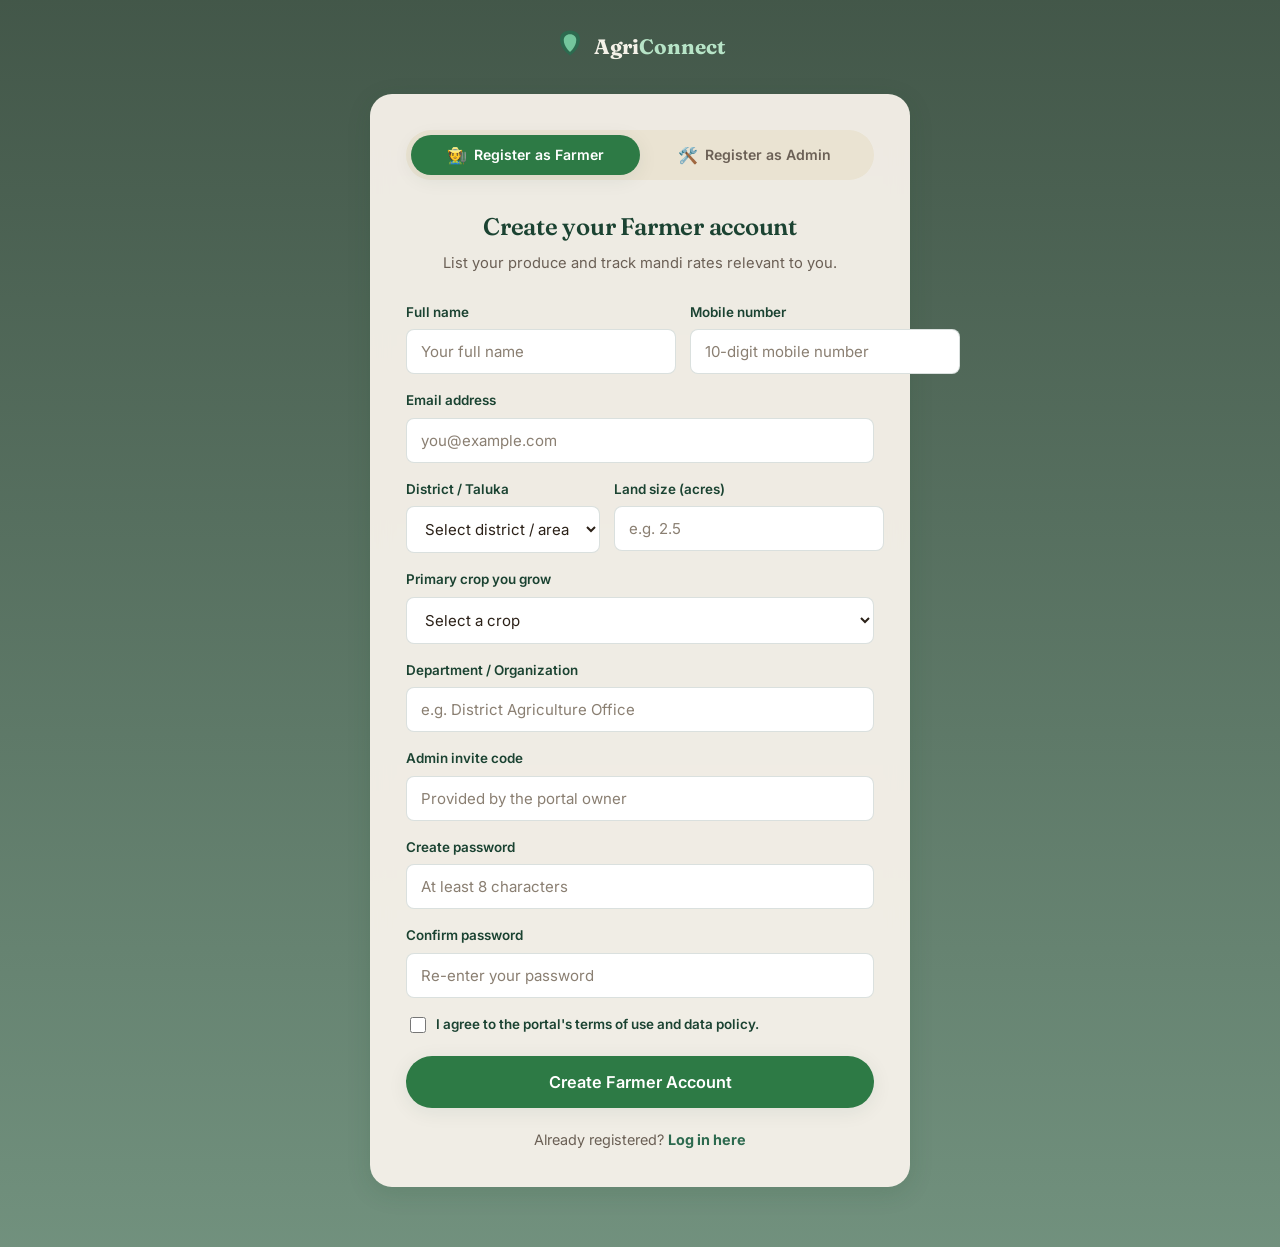
<file: register.html>
<!DOCTYPE html>
<html lang="en">
<head>
<meta charset="UTF-8">
<meta name="viewport" content="width=device-width, initial-scale=1.0, viewport-fit=cover">
<meta name="theme-color" content="#1B4332">
<link rel="manifest" href="manifest.json">
<link rel="icon" href="assets/icons/icon-192.png" type="image/png">
<title>Register — AgriConnect</title>
<link rel="preconnect" href="https://fonts.googleapis.com">
<link href="https://fonts.googleapis.com/css2?family=Fraunces:opsz,wght@9..144,300..900&family=Inter:wght@400;500;600;700&family=JetBrains+Mono:wght@500;700&display=swap" rel="stylesheet">
<link rel="stylesheet" href="style.css">
<link rel="stylesheet" href="auth.css">
<link rel="stylesheet" href="agri-portal-background.css">
</head>
<body class="auth-body">

<a href="index.html" class="auth-brand">
  <span class="brand-mark" aria-hidden="true">
    <svg viewBox="0 0 48 48" width="30" height="30"><path d="M24 44C24 44 8 34 8 18C8 10 14 4 24 4C34 4 40 10 40 18C40 34 24 44 24 44Z" fill="#2D6A4F"/><path d="M24 38C24 38 14 30 14 19C14 14 18 10 24 10C30 10 34 14 34 19C34 30 24 38 24 38Z" fill="#74C69D"/></svg>
  </span>
  <span class="brand-text">Agri<em>Connect</em></span>
</a>

<main class="auth-wrap">
  <div class="auth-card auth-card-wide">
    <div class="role-tabs" role="tablist" aria-label="Choose registration type">
      <button class="role-tab active" id="tabFarmer" type="button" role="tab" aria-selected="true">
        <span class="role-icon">🧑‍🌾</span> Register as Farmer
      </button>
      <button class="role-tab" id="tabAdmin" type="button" role="tab" aria-selected="false">
        <span class="role-icon">🛠️</span> Register as Admin
      </button>
    </div>

    <div class="auth-head">
      <h1 id="authTitle">Create your Farmer account</h1>
      <p id="authSub">List your produce and track mandi rates relevant to you.</p>
    </div>

    <form class="auth-form" id="registerForm">
      <div class="form-row">
        <div class="field">
          <label for="fullName">Full name</label>
          <input type="text" id="fullName" required placeholder="Your full name">
        </div>
        <div class="field">
          <label for="phone">Mobile number</label>
          <input type="tel" id="phone" required placeholder="10-digit mobile number">
        </div>
      </div>

      <div class="field">
        <label for="email">Email address</label>
        <input type="email" id="email" required placeholder="you@example.com">
      </div>

      <!-- Farmer-only fields -->
      <div class="form-row role-fields farmer-fields" id="farmerFields">
        <div class="field">
          <label for="district">District / Taluka</label>
          <select id="district">
            <option value="">Select district / area</option>
            <option>NTR</option>
            <option>Krishna</option>
            <option>Gudivada</option>
            <option>Eluru</option>
            <option>Guntur</option>
            <option>Other</option>
          </select>
        </div>
        <div class="field">
          <label for="landSize">Land size (acres)</label>
          <input type="number" id="landSize" min="0" step="0.1" placeholder="e.g. 2.5">
        </div>
      </div>
      <div class="field role-fields farmer-fields" id="primaryCropField">
        <label for="primaryCrop">Primary crop you grow</label>
        <select id="primaryCrop">
          <option value="">Select a crop</option>
          <option>Wheat</option><option>Rice</option><option>Sugarcane</option>
          <option>Cotton</option><option>Maize</option><option>Tomato</option>
          <option>Onion</option><option>Potato</option><option>Soybean</option>
          <option>Groundnut</option><option>Other</option>
        </select>
      </div>

      <!-- Admin-only fields -->
      <div class="field role-fields admin-fields" id="orgField" hidden>
        <label for="orgName">Department / Organization</label>
        <input type="text" id="orgName" placeholder="e.g. District Agriculture Office">
      </div>
      <div class="field role-fields admin-fields" id="inviteField" hidden>
        <label for="inviteCode">Admin invite code</label>
        <input type="text" id="inviteCode" placeholder="Provided by the portal owner">
      </div>

      <div class="field">
        <label for="password">Create password</label>
        <input type="password" id="password" required placeholder="At least 8 characters">
      </div>
      <div class="field">
        <label for="confirmPassword">Confirm password</label>
        <input type="password" id="confirmPassword" required placeholder="Re-enter your password">
      </div>

      <label class="checkbox terms-row">
        <input type="checkbox" id="agreeTerms" required>
        I agree to the portal's terms of use and data policy.
      </label>

      <button type="submit" class="btn btn-primary btn-lg full-width" id="registerSubmit">Create Farmer Account</button>
      <p class="auth-error" id="registerError" hidden>Please complete all required fields and confirm your password matches.</p>
    </form>

    <p class="auth-switch">Already registered? <a href="login.html">Log in here</a></p>
  </div>
</main>

<script>
  const tabFarmer = document.getElementById("tabFarmer");
  const tabAdmin = document.getElementById("tabAdmin");
  const authTitle = document.getElementById("authTitle");
  const authSub = document.getElementById("authSub");
  const registerSubmit = document.getElementById("registerSubmit");
  const farmerFieldEls = document.querySelectorAll(".farmer-fields");
  const adminFieldEls = document.querySelectorAll(".admin-fields");
  let currentRole = "farmer";

  function setRole(role) {
    currentRole = role;
    const isAdmin = role === "admin";
    tabFarmer.classList.toggle("active", !isAdmin);
    tabAdmin.classList.toggle("active", isAdmin);
    tabFarmer.setAttribute("aria-selected", String(!isAdmin));
    tabAdmin.setAttribute("aria-selected", String(isAdmin));

    authTitle.textContent = isAdmin ? "Create your Admin account" : "Create your Farmer account";
    authSub.textContent = isAdmin
      ? "Get access to live-edit market rates and manage portal data."
      : "List your produce and track mandi rates relevant to you.";
    registerSubmit.textContent = isAdmin ? "Create Admin Account" : "Create Farmer Account";

    farmerFieldEls.forEach(el => el.hidden = isAdmin);
    adminFieldEls.forEach(el => el.hidden = !isAdmin);
  }

  tabFarmer.addEventListener("click", () => setRole("farmer"));
  tabAdmin.addEventListener("click", () => setRole("admin"));

  document.getElementById("registerForm").addEventListener("submit", (e) => {
    e.preventDefault();
    const pass = document.getElementById("password").value;
    const confirm = document.getElementById("confirmPassword").value;
    const name = document.getElementById("fullName").value.trim();
    const errorEl = document.getElementById("registerError");

    if (!name || !pass || pass !== confirm || pass.length < 8) {
      errorEl.textContent = pass !== confirm
        ? "Passwords don't match — please re-check and try again."
        : "Please complete all required fields (password must be at least 8 characters).";
      errorEl.hidden = false;
      return;
    }
    errorEl.hidden = true;
    localStorage.setItem("agri_user_name", name);
    window.location.href = currentRole === "admin" ? "admin-dashboard.html" : "farmer-dashboard.html";
  });
</script>
</body>
</html>
</file>
<file: style.css>
/* ==========================================================
   AgriConnect — Design tokens
   Palette: deep forest green / sage / wheat-cream / soil / terracotta
   Type: Fraunces (display) + Inter (body) + JetBrains Mono (data)
   ========================================================== */

:root {
  --forest: #1B4332;
  --pine: #2D6A4F;
  --sage: #74C69D;
  --sage-light: #B7E4C7;
  --wheat: #F4F1E8;
  --wheat-deep: #EAE3D2;
  --soil: #2B2118;
  --terracotta: #D4A373;
  --terracotta-deep: #B5793F;
  --rust: #BC4749;
  --white: #FFFFFF;

  --font-display: "Fraunces", serif;
  --font-body: "Inter", sans-serif;
  --font-mono: "JetBrains Mono", monospace;

  --radius: 14px;
  --radius-sm: 8px;
  --shadow-soft: 0 4px 20px rgba(27, 67, 50, 0.08);
  --shadow-lift: 0 12px 32px rgba(27, 67, 50, 0.16);
  --container: 1180px;
}

* { box-sizing: border-box; }
html { scroll-behavior: smooth; }
@media (prefers-reduced-motion: reduce) {
  html { scroll-behavior: auto; }
  * { animation-duration: 0.001ms !important; animation-iteration-count: 1 !important; transition-duration: 0.001ms !important; }
}

body {
  margin: 0;
  font-family: var(--font-body);
  color: var(--soil);
  background: var(--wheat);
  line-height: 1.6;
  -webkit-font-smoothing: antialiased;
}

img { max-width: 100%; display: block; }
a { color: inherit; text-decoration: none; }
ul { list-style: none; margin: 0; padding: 0; }
button { font-family: inherit; cursor: pointer; }
input, select, textarea { font-family: inherit; }

h1, h2, h3, h4 {
  font-family: var(--font-display);
  font-weight: 600;
  color: var(--forest);
  margin: 0;
  letter-spacing: -0.01em;
}

:focus-visible {
  outline: 3px solid var(--terracotta);
  outline-offset: 2px;
  border-radius: 4px;
}

.eyebrow {
  font-family: var(--font-mono);
  font-size: 0.78rem;
  font-weight: 600;
  letter-spacing: 0.08em;
  text-transform: uppercase;
  color: var(--pine);
  margin: 0 0 10px;
}
.section-head.light .eyebrow { color: var(--sage-light); }

/* ==================== BUTTONS ==================== */
.btn {
  display: inline-flex;
  align-items: center;
  justify-content: center;
  gap: 8px;
  padding: 11px 22px;
  border-radius: 999px;
  font-weight: 600;
  font-size: 0.95rem;
  border: 1.5px solid transparent;
  transition: transform 0.15s ease, box-shadow 0.15s ease, background 0.2s ease, color 0.2s ease;
  white-space: nowrap;
}
.btn-lg { padding: 15px 30px; font-size: 1.02rem; }
.full-width { width: 100%; }

.btn-primary {
  background: var(--pine);
  color: var(--white);
  box-shadow: var(--shadow-soft);
}
.btn-primary:hover { background: var(--forest); transform: translateY(-2px); box-shadow: var(--shadow-lift); }

.btn-outline {
  background: transparent;
  border-color: var(--forest);
  color: var(--forest);
}
.btn-outline:hover { background: var(--forest); color: var(--white); transform: translateY(-2px); }

.btn-ghost {
  background: transparent;
  color: var(--forest);
  padding: 10px 16px;
}
.btn-ghost:hover { color: var(--pine); }

/* ==================== HEADER / NAV ==================== */
.site-header {
  position: sticky;
  top: 0;
  z-index: 100;
  background: rgba(244, 241, 232, 0.92);
  backdrop-filter: blur(10px);
  border-bottom: 1px solid rgba(27, 67, 50, 0.1);
}
.nav-wrap {
  max-width: var(--container);
  margin: 0 auto;
  padding: 14px 24px;
  display: flex;
  align-items: center;
  gap: 24px;
}
.brand {
  display: flex;
  align-items: center;
  gap: 9px;
  margin-right: auto;
}
.brand-text {
  font-family: var(--font-display);
  font-size: 1.35rem;
  font-weight: 700;
  color: var(--forest);
}
.brand-text em { font-style: normal; color: var(--terracotta-deep); }
.brand-text.light { color: var(--wheat); }
.brand-text.light em { color: var(--sage); }

.main-nav {
  display: flex;
  gap: 28px;
}
.main-nav a {
  font-size: 0.95rem;
  font-weight: 500;
  color: var(--soil);
  position: relative;
  padding: 4px 0;
}
.main-nav a:hover { color: var(--pine); }
.main-nav a::after {
  content: "";
  position: absolute;
  left: 0; bottom: -2px;
  width: 0; height: 2px;
  background: var(--terracotta);
  transition: width 0.2s ease;
}
.main-nav a:hover::after { width: 100%; }

.nav-actions { display: flex; gap: 10px; align-items: center; }
.nav-toggle {
  display: none;
  flex-direction: column;
  gap: 5px;
  background: none;
  border: none;
  padding: 6px;
}
.nav-toggle span { width: 24px; height: 2.5px; background: var(--forest); border-radius: 2px; }

/* ==================== TICKER ==================== */
.ticker {
  background: var(--soil);
  display: flex;
  align-items: center;
  overflow: hidden;
  border-bottom: 1px solid rgba(244,241,232,0.08);
}
.ticker-label {
  flex-shrink: 0;
  display: flex;
  align-items: center;
  gap: 8px;
  background: var(--rust);
  color: var(--white);
  font-family: var(--font-mono);
  font-size: 0.72rem;
  font-weight: 700;
  letter-spacing: 0.06em;
  padding: 9px 16px;
  z-index: 2;
}
.dot {
  width: 7px; height: 7px;
  background: var(--white);
  border-radius: 50%;
  animation: pulse 1.4s infinite ease-in-out;
}
@keyframes pulse { 0%,100% { opacity: 1; } 50% { opacity: 0.3; } }

.ticker-track-wrap { overflow: hidden; flex: 1; }
.ticker-track {
  display: flex;
  white-space: nowrap;
  animation: scrollTicker 38s linear infinite;
  width: max-content;
}
.ticker-track:hover { animation-play-state: paused; }
@keyframes scrollTicker {
  from { transform: translateX(0); }
  to { transform: translateX(-50%); }
}
.ticker-item {
  display: inline-flex;
  align-items: center;
  gap: 8px;
  padding: 9px 22px;
  font-family: var(--font-mono);
  font-size: 0.82rem;
  color: var(--wheat-deep);
  border-right: 1px solid rgba(244,241,232,0.12);
}
.ticker-item .crop-name { color: var(--sage-light); font-weight: 600; }
.ticker-item .price-up { color: #95D5B2; }
.ticker-item .price-down { color: #E8A0A0; }

/* ==================== HERO ==================== */
.hero {
  position: relative;
  background: linear-gradient(180deg, var(--wheat) 0%, var(--wheat-deep) 100%);
  padding: 76px 24px 0;
  overflow: hidden;
}
.hero-field {
  position: absolute;
  bottom: 0; left: 0; right: 0;
  height: 140px;
  opacity: 0.9;
}
.furrows { width: 100%; height: 100%; }

.hero-inner {
  max-width: var(--container);
  margin: 0 auto;
  position: relative;
  z-index: 2;
  padding-bottom: 180px;
  text-align: center;
}
.hero-title {
  font-size: clamp(2.4rem, 5.5vw, 4.2rem);
  line-height: 1.08;
  font-weight: 600;
  max-width: 800px;
  margin: 0 auto 22px;
}
.accent-underline {
  color: var(--pine);
  background: linear-gradient(transparent 65%, var(--sage-light) 65%);
}
.hero-sub {
  font-size: 1.12rem;
  color: #4a4038;
  max-width: 560px;
  margin: 0 auto 34px;
}
.hero-ctas {
  display: flex;
  gap: 16px;
  justify-content: center;
  flex-wrap: wrap;
  margin-bottom: 56px;
}
.hero-stats {
  display: flex;
  justify-content: center;
  gap: 56px;
  flex-wrap: wrap;
}
.stat { display: flex; flex-direction: column; }
.stat-num {
  font-family: var(--font-display);
  font-size: 2rem;
  font-weight: 700;
  color: var(--forest);
}
.stat-label {
  font-size: 0.85rem;
  color: #6b6056;
}

/* ==================== SECTIONS (generic) ==================== */
.section { padding: 90px 24px; max-width: var(--container); margin: 0 auto; }
.section-head { max-width: 640px; margin: 0 auto 48px; text-align: center; }
.section-head h2 { font-size: clamp(1.8rem, 3.2vw, 2.5rem); margin-bottom: 14px; }
.section-sub { color: #5c5248; font-size: 1.02rem; margin: 0; }
.section-head.light h2 { color: var(--wheat); }
.section-head.light .section-sub { color: var(--sage-light); }

/* ==================== CROPS ==================== */
.crop-grid {
  display: grid;
  grid-template-columns: repeat(auto-fit, minmax(230px, 1fr));
  gap: 20px;
}
.crop-card {
  background: var(--white);
  border-radius: var(--radius);
  padding: 26px 22px;
  border: 1px solid rgba(27,67,50,0.08);
  transition: transform 0.2s ease, box-shadow 0.2s ease;
}
.crop-card:hover { transform: translateY(-5px); box-shadow: var(--shadow-lift); }
.crop-icon { font-size: 2.1rem; display: block; margin-bottom: 12px; }
.crop-card h3 { font-size: 1.2rem; margin-bottom: 10px; }
.crop-meta {
  display: flex;
  flex-direction: column;
  gap: 5px;
  font-size: 0.84rem;
  color: #6b6056;
  margin-bottom: 12px;
}
.crop-meta span strong { color: var(--soil); font-weight: 600; }
.crop-desc { font-size: 0.88rem; color: #5c5248; margin: 0; }

/* ==================== MARKET ==================== */
.market { background: var(--forest); border-radius: 32px; margin: 40px auto; color: var(--wheat); }
.market-toolbar {
  display: flex;
  gap: 14px;
  flex-wrap: wrap;
  margin-bottom: 24px;
}
.search-input, .sort-select {
  padding: 12px 16px;
  border-radius: var(--radius-sm);
  border: 1.5px solid rgba(244,241,232,0.18);
  background: rgba(244,241,232,0.06);
  color: var(--wheat);
  font-size: 0.92rem;
}
.search-input::placeholder { color: rgba(244,241,232,0.5); }
.search-input { flex: 1; min-width: 220px; }
.sort-select option { color: var(--soil); }

.table-wrap { overflow-x: auto; border-radius: var(--radius); }
.market-table { width: 100%; border-collapse: collapse; min-width: 560px; }
.market-table th {
  text-align: left;
  font-family: var(--font-mono);
  font-size: 0.74rem;
  letter-spacing: 0.05em;
  text-transform: uppercase;
  color: var(--sage-light);
  padding: 12px 16px;
  border-bottom: 1px solid rgba(244,241,232,0.15);
}
.market-table td {
  padding: 14px 16px;
  border-bottom: 1px solid rgba(244,241,232,0.08);
  font-size: 0.94rem;
}
.market-table tbody tr:hover { background: rgba(244,241,232,0.04); }
.price-cell { font-family: var(--font-mono); font-weight: 700; color: var(--terracotta); }
.trend-up { color: #95D5B2; }
.trend-down { color: #E8A0A0; }
.trend-flat { color: #C9C2B4; }
.market-note { text-align: center; margin-top: 22px; color: var(--sage-light); font-size: 0.92rem; }
.market-note a { color: var(--terracotta); font-weight: 600; text-decoration: underline; }

/* ==================== SERVICES ==================== */
.service-grid {
  display: grid;
  grid-template-columns: repeat(auto-fit, minmax(250px, 1fr));
  gap: 20px;
}
.service-card {
  background: var(--white);
  border: 1px solid rgba(27,67,50,0.08);
  border-radius: var(--radius);
  padding: 26px 22px;
  text-align: left;
  display: flex;
  flex-direction: column;
  gap: 10px;
  transition: transform 0.2s ease, box-shadow 0.2s ease, border-color 0.2s ease;
  width: 100%;
}
.service-card:hover { transform: translateY(-5px); box-shadow: var(--shadow-lift); border-color: var(--sage); }
.service-icon { font-size: 1.9rem; }
.service-card h3 { font-size: 1.08rem; }
.service-card p { font-size: 0.88rem; color: #5c5248; margin: 0; flex-grow: 1; }
.service-link {
  font-family: var(--font-mono);
  font-size: 0.78rem;
  font-weight: 700;
  color: var(--pine);
  display: inline-flex;
  align-items: center;
  gap: 5px;
}
.service-card:hover .service-link { color: var(--terracotta-deep); }

/* ==================== ABOUT ==================== */
.about-grid {
  display: grid;
  grid-template-columns: 1.1fr 0.9fr;
  gap: 60px;
  align-items: center;
}
.about-copy p { color: #5c5248; font-size: 1.02rem; margin: 18px 0 22px; }
.about-copy h2 { margin-bottom: 8px; font-size: clamp(1.7rem, 3vw, 2.3rem); }
.about-points { display: flex; flex-direction: column; gap: 12px; }
.about-points li {
  background: var(--white);
  padding: 14px 18px;
  border-radius: var(--radius-sm);
  font-size: 0.92rem;
  color: #4a4038;
  border-left: 3px solid var(--sage);
}
.about-visual {
  position: relative;
  height: 320px;
}
.leaf-card {
  position: absolute;
  width: 110px; height: 110px;
  background: var(--white);
  border-radius: 20px;
  display: flex;
  align-items: center;
  justify-content: center;
  font-size: 2.6rem;
  box-shadow: var(--shadow-soft);
}
.card-1 { top: 0; left: 30%; background: var(--sage-light); }
.card-2 { top: 90px; left: 0; }
.card-3 { top: 160px; left: 55%; background: var(--wheat-deep); }
.card-4 { top: 220px; left: 20%; }

/* ==================== CONTACT ==================== */
.contact { background: var(--forest); border-radius: 32px; margin: 0 auto 40px; color: var(--wheat); }
.contact-grid {
  display: grid;
  grid-template-columns: 1.3fr 1fr;
  gap: 40px;
}
.contact-form { background: rgba(244,241,232,0.05); padding: 30px; border-radius: var(--radius); }
.form-row { display: grid; grid-template-columns: 1fr 1fr; gap: 16px; }
.field { margin-bottom: 16px; display: flex; flex-direction: column; gap: 6px; }
.field label { font-size: 0.84rem; font-weight: 600; color: var(--sage-light); }
.field input, .field select, .field textarea {
  padding: 12px 14px;
  border-radius: var(--radius-sm);
  border: 1.5px solid rgba(244,241,232,0.28);
  background: var(--wheat);
  color: var(--soil);
  font-size: 0.94rem;
  resize: vertical;
  -webkit-text-fill-color: var(--soil);
}
.field input::placeholder, .field textarea::placeholder {
  color: #8a7f72;
  opacity: 1;
  -webkit-text-fill-color: #8a7f72;
}
.field select option { color: var(--soil); background: var(--wheat); }
.field input:focus, .field select:focus, .field textarea:focus {
  outline: none;
  border-color: var(--sage);
  box-shadow: 0 0 0 3px rgba(116, 198, 157, 0.25);
}
/* Keep typed / autofilled text visible on mobile browsers */
.field input:-webkit-autofill,
.field input:-webkit-autofill:hover,
.field input:-webkit-autofill:focus,
.field textarea:-webkit-autofill,
.field textarea:-webkit-autofill:hover,
.field textarea:-webkit-autofill:focus {
  -webkit-text-fill-color: var(--soil);
  box-shadow: 0 0 0 1000px var(--wheat) inset;
  transition: background-color 99999s ease-in-out 0s;
}
.form-success {
  margin-top: 14px;
  color: var(--sage-light);
  font-weight: 600;
  font-size: 0.92rem;
}

.contact-info { display: flex; flex-direction: column; gap: 18px; }
.info-card { background: rgba(244,241,232,0.05); padding: 22px; border-radius: var(--radius); }
.info-icon { font-size: 1.6rem; }
.info-card h3 { color: var(--wheat); font-size: 1.02rem; margin: 10px 0 6px; }
.info-card p { margin: 0; font-size: 0.9rem; color: var(--sage-light); line-height: 1.5; }

/* ==================== FOOTER ==================== */
.site-footer { background: var(--soil); color: var(--wheat-deep); padding: 64px 24px 24px; }
.footer-grid {
  max-width: var(--container);
  margin: 0 auto;
  display: grid;
  grid-template-columns: 1.4fr 1fr 1fr 1fr;
  gap: 40px;
  padding-bottom: 40px;
  border-bottom: 1px solid rgba(244,241,232,0.1);
}
.footer-brand p { font-size: 0.88rem; color: #a39c8c; margin-top: 10px; max-width: 240px; }
.footer-col { display: flex; flex-direction: column; gap: 10px; }
.footer-col h4 { color: var(--wheat); font-size: 0.85rem; text-transform: uppercase; letter-spacing: 0.05em; margin-bottom: 4px; font-family: var(--font-mono); }
.footer-col a { font-size: 0.9rem; color: #c9c2b4; }
.footer-col a:hover { color: var(--sage-light); }
.footer-bottom { max-width: var(--container); margin: 0 auto; padding-top: 20px; font-size: 0.82rem; color: #7d7567; text-align: center; }

/* ==================== SCROLL TOP ==================== */
.scroll-top {
  position: fixed;
  bottom: 24px; right: 24px;
  width: 46px; height: 46px;
  border-radius: 50%;
  background: var(--pine);
  color: var(--white);
  border: none;
  font-size: 1.1rem;
  box-shadow: var(--shadow-lift);
  opacity: 0;
  pointer-events: none;
  transition: opacity 0.25s ease, transform 0.2s ease;
  z-index: 90;
}
.scroll-top.visible { opacity: 1; pointer-events: auto; }
.scroll-top:hover { transform: translateY(-3px); }

/* ==================== RESPONSIVE ==================== */
@media (max-width: 900px) {
  .about-grid, .contact-grid { grid-template-columns: 1fr; }
  .about-visual { display: none; }
  .footer-grid { grid-template-columns: 1fr 1fr; }
}

@media (max-width: 760px) {
  .main-nav { 
    position: absolute;
    top: 100%; left: 0; right: 0;
    background: var(--wheat);
    flex-direction: column;
    padding: 16px 24px;
    gap: 16px;
    border-bottom: 1px solid rgba(27,67,50,0.1);
    display: none;
  }
  .main-nav.open { display: flex; }
  .nav-toggle { display: flex; }
  .nav-actions { display: none; }
  .nav-actions.open { display: flex; position: absolute; top: calc(100% + 180px); left: 24px; right: 24px; flex-direction: column; }
  .hero-stats { gap: 32px; }
  .form-row { grid-template-columns: 1fr; }
  .section { padding: 64px 20px; }
}


/* Enhanced colorful contact section */
/* Contact section color upgrade */
.contact,
.contact-section,
#contact {
  background: linear-gradient(135deg, #123d24, #1f7a3a, #8bc34a) !important;
  color: white !important;
  padding: 80px 20px !important;
  position: relative;
  overflow: hidden;
}

.contact::before,
.contact-section::before,
#contact::before {
  content: "";
  position: absolute;
  inset: 0;
  background:
    radial-gradient(circle at 20% 20%, rgba(255,255,255,0.25), transparent 25%),
    radial-gradient(circle at 80% 70%, rgba(255,235,59,0.25), transparent 30%);
  animation: contactGlow 6s ease-in-out infinite alternate;
}

.contact * ,
.contact-section * ,
#contact * {
  position: relative;
  z-index: 1;
}

.contact-card,
.info-card,
.contact-form {
  background: rgba(255, 255, 255, 0.16) !important;
  border: 1px solid rgba(255, 255, 255, 0.25) !important;
  border-radius: 20px !important;
  backdrop-filter: blur(12px);
  box-shadow: 0 15px 35px rgba(0,0,0,0.25) !important;
}

.contact input,
.contact textarea,
.contact select,
.contact-section input,
.contact-section textarea,
.contact-section select,
#contact input,
#contact textarea,
#contact select {
  background: rgba(255,255,255,0.95) !important;
  border: none !important;
  border-radius: 12px !important;
  color: var(--soil) !important;
  -webkit-text-fill-color: var(--soil);
  caret-color: var(--soil);
}
.contact input::placeholder,
.contact textarea::placeholder,
#contact input::placeholder,
#contact textarea::placeholder {
  color: rgba(43, 33, 24, 0.45) !important;
  -webkit-text-fill-color: rgba(43, 33, 24, 0.45);
}
.contact input:-webkit-autofill,
.contact input:-webkit-autofill:hover,
.contact input:-webkit-autofill:focus,
.contact textarea:-webkit-autofill,
#contact input:-webkit-autofill,
#contact input:-webkit-autofill:hover,
#contact input:-webkit-autofill:focus {
  -webkit-text-fill-color: var(--soil) !important;
  caret-color: var(--soil);
  box-shadow: 0 0 0 1000px rgba(255,255,255,0.95) inset !important;
  transition: background-color 99999s ease-out 0s;
}

@keyframes contactGlow {
  from {
    transform: scale(1);
    opacity: 0.7;
  }
  to {
    transform: scale(1.08);
    opacity: 1;
  }
}
</file>
<file: agri-portal-background.css>
/* ==========================================================
   Imported agri-portal background + animation theme
   Applied after AgriConnect styles so the portal keeps its layout
   while using the original agri-portal visual feel.
   ========================================================== */

:root {
  --green-deep: #1a4d2e;
  --green-mid: #2d7a45;
  --green-light: #4caf6e;
  --green-pale: #e8f5e9;
  --earth-brown: #6b4226;
  --earth-tan: #c8a96e;
  --earth-cream: #f9f4ec;
  --soil-dark: #3e2723;
}

body {
  background:
    radial-gradient(circle at top left, rgba(76,175,110,0.16), transparent 32%),
    linear-gradient(180deg, #ffffff 0%, var(--green-pale) 42%, var(--earth-cream) 100%);
}

.site-header {
  background: rgba(26,77,46,0.97);
  box-shadow: 0 2px 20px rgba(0,0,0,0.2);
  border-bottom: none;
}
.site-header .brand-text,
.site-header .main-nav a,
.site-header .btn-ghost { color: #ffffff; }
.site-header .brand-text em { color: var(--earth-tan); }
.site-header .main-nav a:hover { color: var(--earth-tan); }
.site-header .main-nav a::after { background: var(--earth-tan); }
.site-header .nav-toggle span { background: #ffffff; }
.site-header .btn-outline {
  border-color: rgba(255,255,255,0.65);
  color: #ffffff;
}
.site-header .btn-outline:hover {
  background: rgba(255,255,255,0.14);
  color: #ffffff;
}

.hero {
  min-height: 100vh;
  background:
    linear-gradient(to bottom, rgba(14,40,22,0.72) 0%, rgba(26,77,46,0.55) 60%, rgba(200,169,110,0.18) 100%),
    url('https://images.unsplash.com/photo-1464226184884-fa280b87c399?w=1600&q=80') center/cover no-repeat;
  padding-top: 120px;
  display: flex;
  align-items: center;
}
.hero::after {
  content: "";
  position: absolute;
  left: 0;
  right: 0;
  bottom: 0;
  height: 100px;
  background: linear-gradient(to top, #ffffff, transparent);
  pointer-events: none;
}
.hero-inner {
  animation: heroFadeIn 1s ease both;
  padding-bottom: 120px;
}
.hero-title,
.hero-title .accent-underline,
.hero-sub,
.hero .eyebrow { color: #ffffff; }
.hero-title { text-shadow: 0 2px 20px rgba(0,0,0,0.3); }
.hero-title .accent-underline {
  background: none;
  color: var(--earth-tan);
}
.hero-sub { color: rgba(255,255,255,0.9); }
.hero .eyebrow {
  display: inline-flex;
  align-items: center;
  gap: 8px;
  background: rgba(255,255,255,0.15);
  border: 1px solid rgba(255,255,255,0.3);
  border-radius: 30px;
  padding: 6px 18px;
  color: var(--earth-tan);
  backdrop-filter: blur(8px);
}
.hero-field { display: none; }
.hero-stats .stat {
  background: rgba(255,255,255,0.12);
  border: 1px solid rgba(255,255,255,0.24);
  border-radius: 16px;
  padding: 16px 24px;
  backdrop-filter: blur(8px);
  animation: heroFadeIn 1s ease 0.25s both;
}
.hero-stats .stat-num { color: var(--earth-tan); }
.hero-stats .stat-label { color: rgba(255,255,255,0.82); }

.ticker { background: var(--green-deep); }
.ticker-label { background: var(--earth-tan); color: var(--green-deep); }

.section:nth-of-type(even) {
  background: rgba(249,244,236,0.82);
  border-radius: 32px;
}
.crop-card,
.service-card,
.news-card,
.about-card,
.panel-card,
.kpi-card,
.contact-card,
.auth-card {
  box-shadow: 0 6px 24px rgba(26,77,46,0.14);
  transition: transform 0.3s cubic-bezier(0.4,0,0.2,1), box-shadow 0.3s cubic-bezier(0.4,0,0.2,1), border-color 0.3s ease;
}
.crop-card:hover,
.service-card:hover,
.news-card:hover,
.about-card:hover,
.panel-card:hover,
.kpi-card:hover {
  transform: translateY(-6px);
  box-shadow: 0 16px 48px rgba(26,77,46,0.18);
}

.market {
  background:
    linear-gradient(135deg, rgba(26,77,46,0.96), rgba(45,122,69,0.94)),
    url('https://images.unsplash.com/photo-1500382017468-9049fed747ef?w=1400&q=80') center/cover no-repeat;
}

.auth-body,
.dash-body {
  background:
    linear-gradient(to bottom, rgba(14,40,22,0.78), rgba(26,77,46,0.62)),
    url('https://images.unsplash.com/photo-1464226184884-fa280b87c399?w=1600&q=80') center/cover fixed no-repeat;
}
.dash-sidebar {
  background: rgba(26,77,46,0.97);
  box-shadow: 6px 0 24px rgba(0,0,0,0.16);
}
.dash-main {
  background: rgba(249,244,236,0.86);
  border-radius: 28px;
  margin: 26px;
  backdrop-filter: blur(8px);
}
.auth-card {
  background: rgba(249,244,236,0.94);
  backdrop-filter: blur(10px);
}

.btn-primary,
.role-tab.active,
.dash-nav a.active {
  background: var(--green-mid);
}
.btn-primary:hover { background: var(--green-deep); }

@keyframes heroFadeIn {
  from { opacity: 0; transform: translateY(30px); }
  to { opacity: 1; transform: translateY(0); }
}
@keyframes floatSoft {
  0%,100% { transform: translateY(0); }
  50% { transform: translateY(-10px); }
}
@keyframes pulse {
  0%,100% { opacity: 1; transform: scale(1); }
  50% { opacity: 0.45; transform: scale(0.88); }
}

.crop-icon,
.service-icon,
.logo-icon,
.brand-mark {
  animation: floatSoft 4s ease-in-out infinite;
}
.section-head,
.crop-card,
.service-card,
.about-grid,
.contact-grid,
.market-toolbar,
.table-wrap,
.dash-topbar,
.kpi-card,
.panel-card,
.auth-card {
  animation: heroFadeIn 0.8s ease both;
}
.scroll-top.visible { animation: heroFadeIn 0.35s ease both; }

@media (max-width: 760px) {
  .site-header .main-nav.open {
    background: rgba(26,77,46,0.98);
  }
  .hero { padding-top: 95px; }
  .section:nth-of-type(even) { border-radius: 20px; }
  .dash-main { margin: 0; border-radius: 0; }
}
</file>
<file: dashboard.css>
/* ==========================================================
   AgriConnect — dashboard shell (admin + farmer)
   ========================================================== */

.dash-body { background: var(--wheat-deep); margin: 0; }

.dash-shell {
  display: grid;
  grid-template-columns: 260px 1fr;
  min-height: 100vh;
}

/* ---------- SIDEBAR ---------- */
.dash-sidebar {
  background: var(--forest);
  color: var(--wheat);
  padding: 26px 22px;
  display: flex;
  flex-direction: column;
  gap: 22px;
  position: sticky;
  top: 0;
  height: 100vh;
}
.dash-sidebar .brand { display: flex; align-items: center; gap: 9px; }

.dash-role-badge {
  display: inline-flex;
  align-items: center;
  gap: 6px;
  font-family: var(--font-mono);
  font-size: 0.75rem;
  font-weight: 700;
  padding: 7px 12px;
  border-radius: 999px;
  width: fit-content;
}
.dash-role-badge.admin { background: rgba(212,163,115,0.18); color: var(--terracotta); }
.dash-role-badge.farmer { background: rgba(116,198,157,0.18); color: var(--sage-light); }

.dash-nav { display: flex; flex-direction: column; gap: 4px; margin-top: 10px; }
.dash-nav a {
  padding: 11px 14px;
  border-radius: var(--radius-sm);
  font-size: 0.92rem;
  font-weight: 500;
  color: var(--sage-light);
  transition: background 0.18s ease, color 0.18s ease;
}
.dash-nav a:hover { background: rgba(244,241,232,0.06); color: var(--wheat); }
.dash-nav a.active { background: var(--pine); color: var(--white); font-weight: 600; }

.dash-logout {
  margin-top: auto;
  font-size: 0.88rem;
  color: var(--sage-light);
  padding: 10px 14px;
}
.dash-logout:hover { color: var(--wheat); }

/* ---------- MAIN ---------- */
.dash-main { padding: 36px 44px; max-width: 1100px; }
.dash-topbar {
  display: flex;
  justify-content: space-between;
  align-items: flex-end;
  margin-bottom: 32px;
  flex-wrap: wrap;
  gap: 16px;
}
.dash-topbar h1 { font-size: 1.7rem; }
.live-pill {
  display: inline-flex;
  align-items: center;
  gap: 7px;
  background: var(--white);
  border: 1px solid rgba(27,67,50,0.1);
  padding: 8px 14px;
  border-radius: 999px;
  font-size: 0.82rem;
  font-weight: 600;
  color: var(--pine);
}
.live-pill .dot { width: 7px; height: 7px; background: #4CAF50; border-radius: 50%; animation: pulse 1.4s infinite ease-in-out; }

.dash-panel { display: none; }
.dash-panel.active { display: block; animation: fadeIn 0.25s ease; }

/* KPI cards */
.kpi-grid {
  display: grid;
  grid-template-columns: repeat(auto-fit, minmax(180px, 1fr));
  gap: 16px;
  margin-bottom: 28px;
}
.kpi-card {
  background: var(--white);
  border-radius: var(--radius);
  padding: 20px;
  box-shadow: var(--shadow-soft);
  display: flex;
  flex-direction: column;
  gap: 6px;
}
.kpi-label { font-size: 0.8rem; color: #8a8070; font-weight: 600; }
.kpi-value { font-family: var(--font-display); font-size: 1.7rem; font-weight: 700; color: var(--forest); }
.kpi-value.up { color: #2D9A50; }

.panel-card {
  background: var(--white);
  border-radius: var(--radius);
  padding: 24px;
  box-shadow: var(--shadow-soft);
}
.panel-card h3 { font-size: 1.05rem; margin-bottom: 12px; }
.checklist { display: flex; flex-direction: column; gap: 10px; }
.checklist li {
  font-size: 0.92rem;
  color: #4a4038;
  padding-left: 22px;
  position: relative;
}
.checklist li::before { content: "✓"; position: absolute; left: 0; color: var(--pine); font-weight: 700; }
.inline-link { color: var(--pine); font-weight: 600; text-decoration: underline; cursor: pointer; }

.panel-head { display: flex; justify-content: space-between; align-items: center; margin-bottom: 8px; flex-wrap: wrap; gap: 12px; }
.panel-head h2 { font-size: 1.4rem; }
.panel-sub { color: #6b6056; font-size: 0.92rem; margin: 4px 0 22px; }

/* Light tables (white background, used inside dashboards) */
.light-table { background: var(--white); border-radius: var(--radius); box-shadow: var(--shadow-soft); padding: 6px; }
.light-table .market-table th { color: #8a8070; border-bottom: 1px solid rgba(27,67,50,0.08); }
.light-table .market-table td { color: var(--soil); border-bottom: 1px solid rgba(27,67,50,0.06); }
.light-table .market-table tbody tr:hover { background: rgba(116,198,157,0.06); }
.light-table .price-cell { color: var(--terracotta-deep); }

.admin-table input, .admin-table select {
  width: 100%;
  padding: 7px 9px;
  border: 1.5px solid rgba(27,67,50,0.14);
  border-radius: 6px;
  font-size: 0.88rem;
  font-family: inherit;
  background: var(--wheat);
}
.row-delete-btn {
  background: rgba(188,71,73,0.1);
  color: var(--rust);
  border: none;
  border-radius: 6px;
  padding: 7px 12px;
  font-size: 0.8rem;
  font-weight: 700;
}
.row-delete-btn:hover { background: rgba(188,71,73,0.2); }

.panel-actions { display: flex; align-items: center; gap: 14px; margin-top: 20px; flex-wrap: wrap; }
.save-confirm { color: #2D9A50; font-weight: 600; font-size: 0.9rem; }

/* Crop management list (admin) */
.admin-crop-list { display: flex; flex-direction: column; gap: 10px; }
.admin-crop-row {
  background: var(--white);
  border-radius: var(--radius-sm);
  padding: 14px 18px;
  display: flex;
  align-items: center;
  gap: 16px;
  box-shadow: var(--shadow-soft);
}
.admin-crop-row .ac-icon { font-size: 1.5rem; }
.admin-crop-row .ac-info { flex: 1; }
.admin-crop-row .ac-info strong { display: block; font-size: 0.96rem; }
.admin-crop-row .ac-info span { font-size: 0.82rem; color: #8a8070; }

/* Farmer listing cards */
.listing-grid {
  display: grid;
  grid-template-columns: repeat(auto-fit, minmax(240px, 1fr));
  gap: 16px;
}
.empty-state {
  grid-column: 1 / -1;
  background: var(--white);
  border: 1.5px dashed rgba(27,67,50,0.18);
  border-radius: var(--radius);
  padding: 36px;
  text-align: center;
  color: #8a8070;
  font-size: 0.94rem;
}
.listing-card {
  background: var(--white);
  border-radius: var(--radius);
  padding: 20px;
  box-shadow: var(--shadow-soft);
  display: flex;
  flex-direction: column;
  gap: 8px;
}
.listing-card h4 { font-size: 1.05rem; margin: 0; }
.listing-detail { font-size: 0.86rem; color: #6b6056; }
.listing-price { font-family: var(--font-mono); font-weight: 700; color: var(--terracotta-deep); font-size: 1.05rem; }
.listing-remove {
  align-self: flex-start;
  background: rgba(188,71,73,0.1);
  color: var(--rust);
  border: none;
  padding: 6px 12px;
  border-radius: 6px;
  font-size: 0.8rem;
  font-weight: 700;
  margin-top: 6px;
}
.listing-remove:hover { background: rgba(188,71,73,0.2); }

/* Add produce form */
.add-form .form-row { display: grid; grid-template-columns: 1fr 1fr; gap: 16px; }
.add-form .field { margin-bottom: 16px; display: flex; flex-direction: column; gap: 6px; }
.add-form label { font-size: 0.84rem; font-weight: 600; color: var(--forest); }
.add-form input, .add-form select, .add-form textarea {
  padding: 11px 13px;
  border-radius: var(--radius-sm);
  border: 1.5px solid rgba(27,67,50,0.16);
  background: var(--wheat);
  font-size: 0.92rem;
  resize: vertical;
}

@media (max-width: 860px) {
  .dash-shell { grid-template-columns: 1fr; }
  .dash-sidebar { position: relative; height: auto; flex-direction: row; flex-wrap: wrap; align-items: center; }
  .dash-nav { flex-direction: row; flex-wrap: wrap; margin-top: 0; }
  .dash-logout { margin-top: 0; margin-left: auto; }
  .dash-main { padding: 28px 20px; }
  .add-form .form-row { grid-template-columns: 1fr; }
}

/* ---------- Soil Intelligence ---------- */
.notice-banner {
  background: #fff8e1;
  border: 1px solid #ffe082;
  color: #5d4037;
  padding: 10px 14px;
  border-radius: 8px;
  font-size: 0.86rem;
  margin-bottom: 16px;
}
.soil-form-card .soil-form-row {
  display: grid;
  grid-template-columns: 1fr 1fr;
  gap: 16px;
}
.soil-select, .soil-form-card select,
.soil-form-card .field select {
  width: 100%;
  padding: 11px 13px;
  border-radius: var(--radius-sm);
  border: 1.5px solid rgba(27,67,50,0.16);
  background: #ffffff;
  font-size: 0.92rem;
  min-height: 44px;
  color: #1f2937; /* keep selected value visible on light card */
  -webkit-text-fill-color: #1f2937;
  opacity: 1;
}
.soil-form-card .field label {
  color: var(--forest);
}
.soil-form-card select option {
  color: #1f2937;
  background: #ffffff;
}
/* Dashboard panel form controls: never inherit homepage contact (light-on-dark) colors */
.panel-card .field input,
.panel-card .field select,
.panel-card .field textarea,
.add-form input,
.add-form select,
.add-form textarea {
  color: #1f2937;
  -webkit-text-fill-color: #1f2937;
  background: #ffffff;
}
.panel-card .field label,
.add-form label {
  color: var(--forest);
}
.panel-card .field select option,
.add-form select option {
  color: #1f2937;
  background: #ffffff;
}
.soil-status {
  font-size: 0.86rem;
  color: #6b6056;
  margin: 10px 0 14px;
}
.soil-result { margin-top: 20px; }
.soil-rec-card {
  background: var(--white);
  border-radius: var(--radius);
  padding: 22px;
  box-shadow: var(--shadow-soft);
}
.soil-rec-header h3 { font-size: 1.2rem; margin: 0 0 4px; color: var(--forest); }
.soil-rec-meta { font-size: 0.88rem; color: #6b6056; margin: 0 0 8px; }
.soil-rec-block { margin-top: 18px; }
.soil-rec-block h4 {
  font-size: 0.92rem;
  color: var(--pine);
  margin: 0 0 8px;
}
.soil-rec-block p { font-size: 0.9rem; color: #4a4038; margin: 0 0 6px; }
.soil-tag-list { display: flex; flex-wrap: wrap; gap: 8px; }
.soil-tag {
  background: rgba(116,198,157,0.2);
  color: var(--forest);
  padding: 6px 12px;
  border-radius: 999px;
  font-size: 0.84rem;
  font-weight: 600;
}
.soil-tag-bio {
  background: rgba(100,149,237,0.15);
  color: #1565c0;
}
.soil-mgmt {
  background: #faf8f4;
  border-left: 4px solid var(--pine);
  padding: 12px 14px;
  border-radius: 0 8px 8px 0;
  font-size: 0.9rem;
  color: #4a4038;
}
.soil-disclaimer {
  margin-top: 18px;
  padding: 14px;
  background: #fafafa;
  border: 1px solid rgba(27,67,50,0.1);
  border-radius: 8px;
  font-size: 0.8rem;
  color: #6b6056;
  line-height: 1.55;
}

.listing-actions { display: flex; gap: 8px; margin-top: 6px; flex-wrap: wrap; }
.listing-edit {
  background: rgba(45,106,79,0.1);
  color: var(--pine);
  border: none;
  padding: 6px 12px;
  border-radius: 6px;
  font-size: 0.8rem;
  font-weight: 700;
  cursor: pointer;
  min-height: 36px;
}
.listing-edit:hover { background: rgba(45,106,79,0.18); }

.sidebar-top {
  display: flex;
  align-items: center;
  justify-content: space-between;
  gap: 8px;
  width: 100%;
}
.dash-menu-toggle {
  display: none;
  background: rgba(244,241,232,0.1);
  border: none;
  width: 44px;
  height: 44px;
  border-radius: 8px;
  flex-direction: column;
  align-items: center;
  justify-content: center;
  gap: 5px;
  cursor: pointer;
  padding: 0;
}
.dash-menu-toggle span {
  display: block;
  width: 20px;
  height: 2px;
  background: var(--wheat);
  border-radius: 1px;
}

@media (max-width: 860px) {
  .soil-form-card .soil-form-row { grid-template-columns: 1fr; }
  .dash-menu-toggle { display: flex; }
  .dash-sidebar {
    flex-direction: column;
    align-items: stretch;
    height: auto;
    position: relative;
  }
  .dash-sidebar .dash-nav {
    display: none;
    flex-direction: column;
    width: 100%;
  }
  .dash-sidebar.nav-open .dash-nav { display: flex; }
  .dash-sidebar .dash-role-badge { display: none; }
  .dash-sidebar.nav-open .dash-role-badge { display: inline-flex; }
  .dash-logout { display: none; }
  .dash-sidebar.nav-open .dash-logout { display: block; margin-top: 8px; margin-left: 0; }
  .dash-main { padding: 20px 16px; }
  .table-wrap { overflow-x: auto; -webkit-overflow-scrolling: touch; }
}

@media (max-width: 400px) {
  .dash-topbar h1 { font-size: 1.35rem; }
  .kpi-value { font-size: 1.4rem; }
}
</file>
<file: auth.css>
/* ==========================================================
   AgriConnect — auth pages (login / register)
   ========================================================== */

.auth-body {
  background: linear-gradient(160deg, var(--forest) 0%, var(--pine) 55%, var(--sage) 130%);
  min-height: 100vh;
  display: flex;
  flex-direction: column;
  align-items: center;
  padding: 28px 20px 60px;
}

.auth-brand {
  display: flex;
  align-items: center;
  gap: 9px;
  margin-bottom: 28px;
}
.auth-brand .brand-text { color: var(--wheat); font-family: var(--font-display); font-size: 1.3rem; font-weight: 700; }
.auth-brand .brand-text em { font-style: normal; color: var(--sage-light); }

.auth-wrap {
  width: 100%;
  display: flex;
  justify-content: center;
  flex: 1;
}

.auth-card {
  background: var(--wheat);
  border-radius: 22px;
  padding: 36px;
  width: 100%;
  max-width: 440px;
  box-shadow: 0 24px 60px rgba(0,0,0,0.22);
}
.auth-card-wide { max-width: 540px; }

.role-tabs {
  display: flex;
  background: var(--wheat-deep);
  border-radius: 999px;
  padding: 5px;
  margin-bottom: 28px;
}
.role-tab {
  flex: 1;
  display: flex;
  align-items: center;
  justify-content: center;
  gap: 7px;
  padding: 10px 14px;
  border: none;
  background: transparent;
  border-radius: 999px;
  font-weight: 600;
  font-size: 0.88rem;
  color: #6b6056;
  transition: background 0.2s ease, color 0.2s ease, box-shadow 0.2s ease;
}
.role-tab.active {
  background: var(--pine);
  color: var(--white);
  box-shadow: var(--shadow-soft);
}
.role-icon { font-size: 1rem; }

.auth-head { text-align: center; margin-bottom: 26px; }
.auth-head h1 { font-size: 1.5rem; margin-bottom: 6px; }
.auth-head p { color: #6b6056; font-size: 0.92rem; margin: 0; }

.auth-form .field { margin-bottom: 16px; display: flex; flex-direction: column; gap: 6px; }
.auth-form label { font-size: 0.84rem; font-weight: 600; color: var(--forest); }
.auth-form input, .auth-form select {
  padding: 12px 14px;
  border-radius: var(--radius-sm);
  border: 1.5px solid rgba(27,67,50,0.16);
  background: var(--white);
  font-size: 0.94rem;
  color: var(--soil);
}
.auth-form input:focus, .auth-form select:focus { border-color: var(--pine); }
.auth-form .form-row { display: grid; grid-template-columns: 1fr 1fr; gap: 14px; }

.auth-row { display: flex; justify-content: space-between; align-items: center; margin-bottom: 18px; font-size: 0.86rem; }
.checkbox { display: flex; align-items: center; gap: 7px; color: #5c5248; cursor: pointer; }
.checkbox input { width: 16px; height: 16px; accent-color: var(--pine); }
.auth-link { color: var(--pine); font-weight: 600; }
.auth-link:hover { text-decoration: underline; }
.terms-row { margin-bottom: 20px; font-size: 0.86rem; }

.admin-only-field { animation: fadeIn 0.25s ease; }
.role-fields { animation: fadeIn 0.25s ease; }
@keyframes fadeIn { from { opacity: 0; transform: translateY(-4px); } to { opacity: 1; transform: translateY(0); } }

.auth-error {
  color: var(--rust);
  background: rgba(188, 71, 73, 0.08);
  border: 1px solid rgba(188, 71, 73, 0.25);
  padding: 10px 14px;
  border-radius: var(--radius-sm);
  font-size: 0.86rem;
  margin-top: 14px;
}

.auth-switch { text-align: center; margin: 20px 0 0; font-size: 0.9rem; color: #6b6056; }
.auth-switch a { color: var(--pine); font-weight: 700; }
.auth-switch a:hover { text-decoration: underline; }

@media (max-width: 480px) {
  .auth-card { padding: 26px 20px; }
  .auth-form .form-row { grid-template-columns: 1fr; }
  .role-tab span:not(.role-icon) { display: none; }
}
</file>
